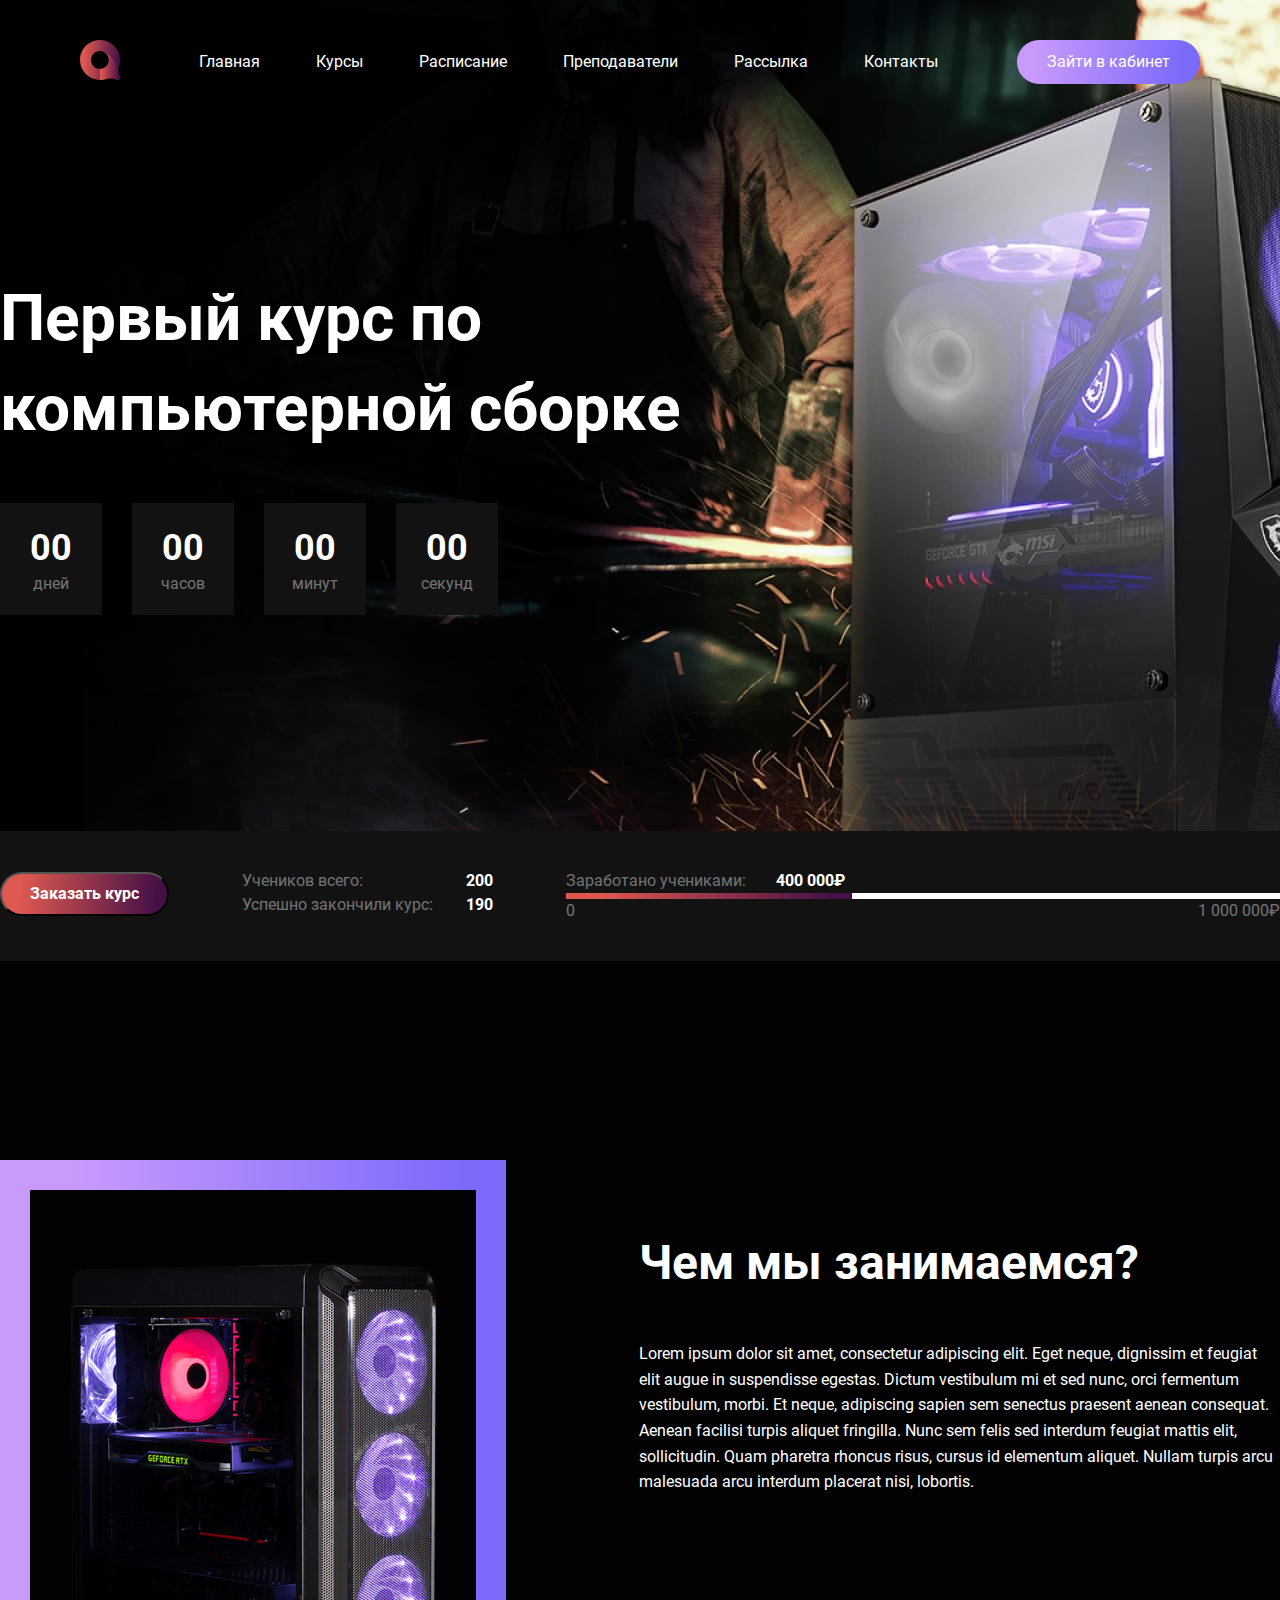
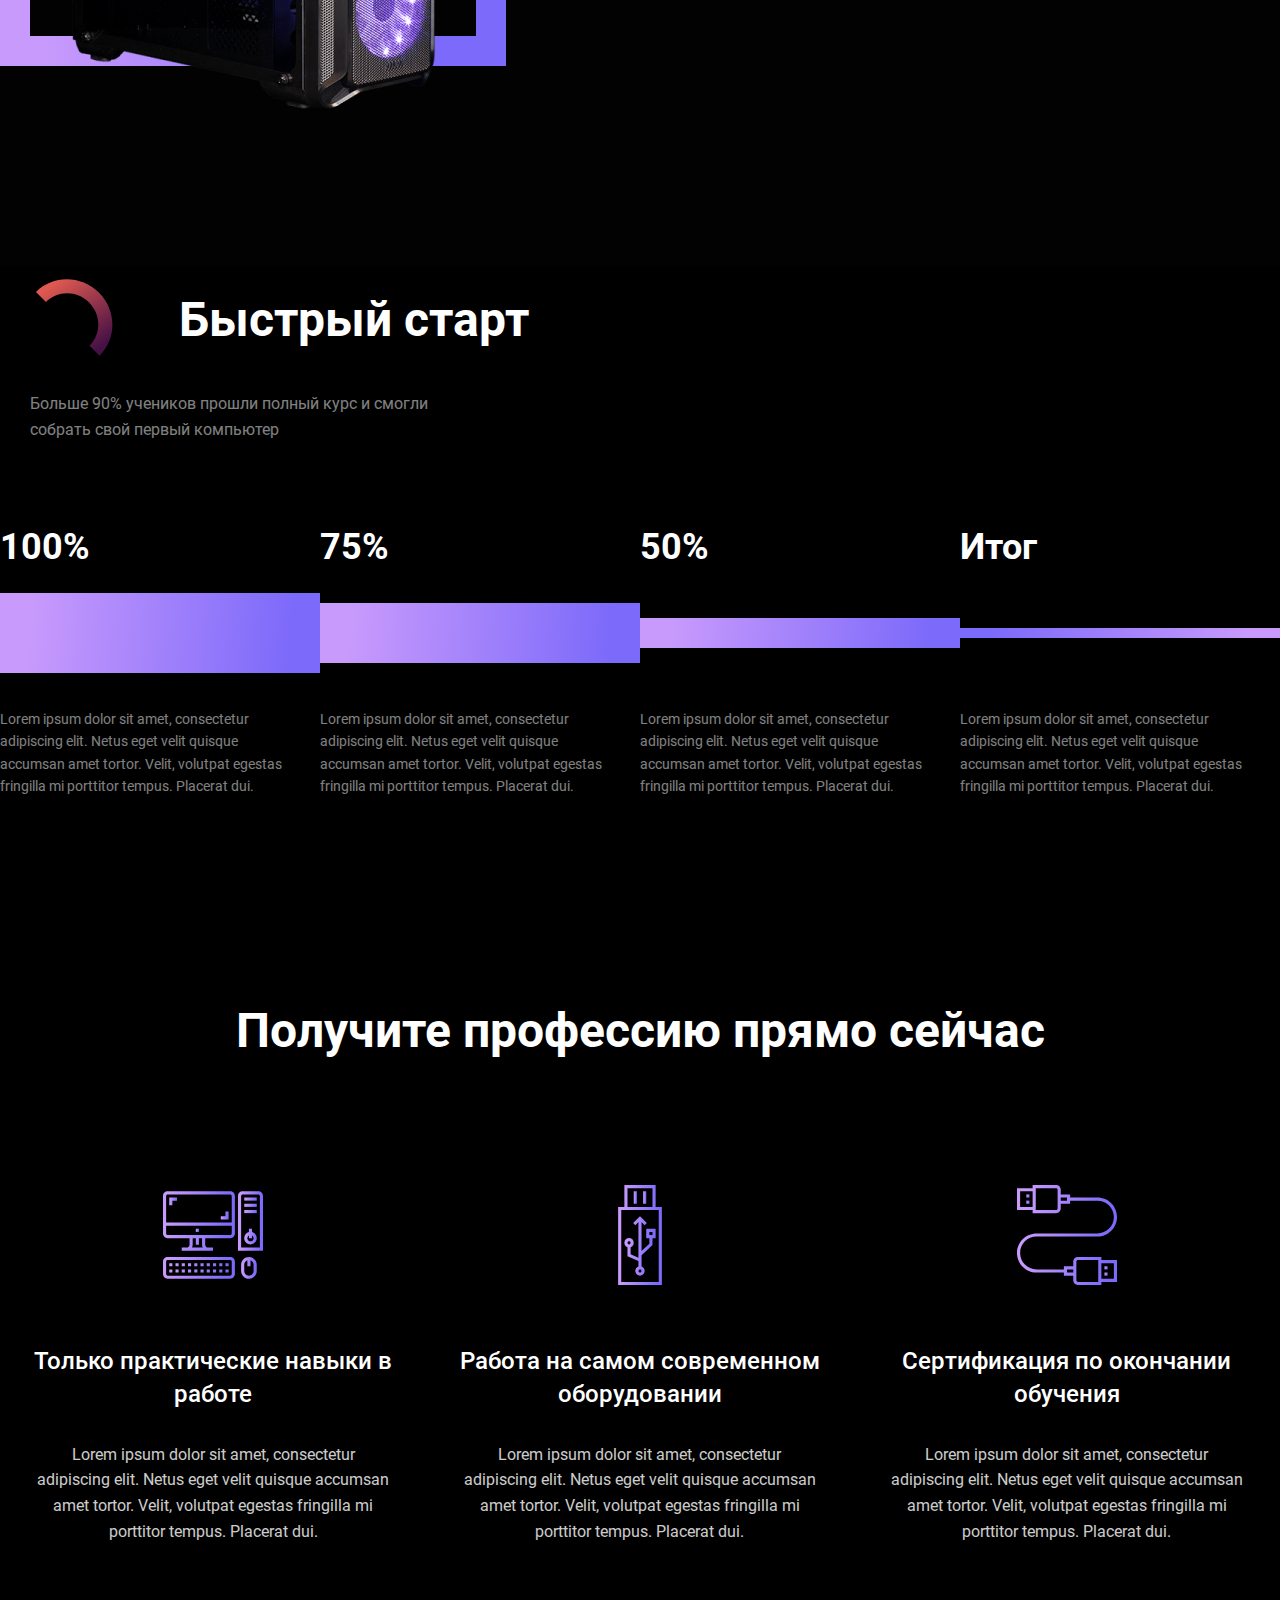
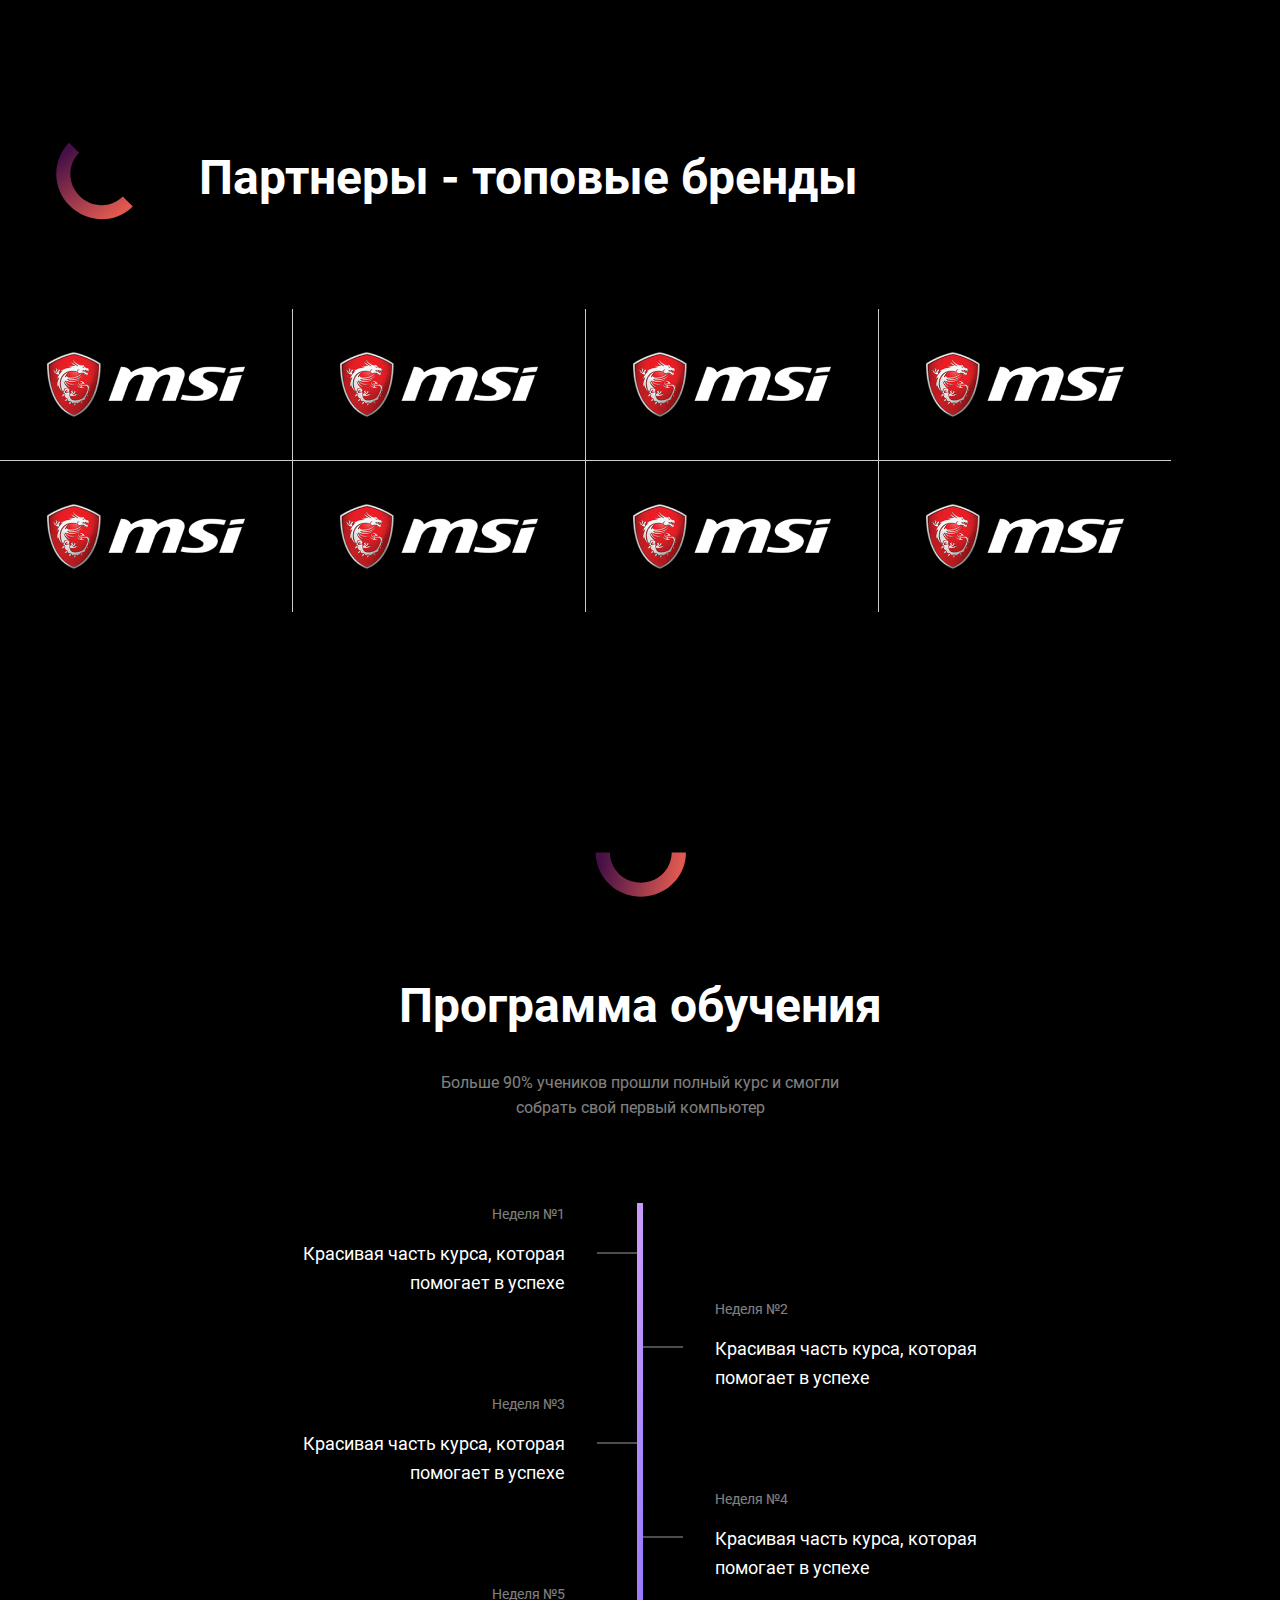
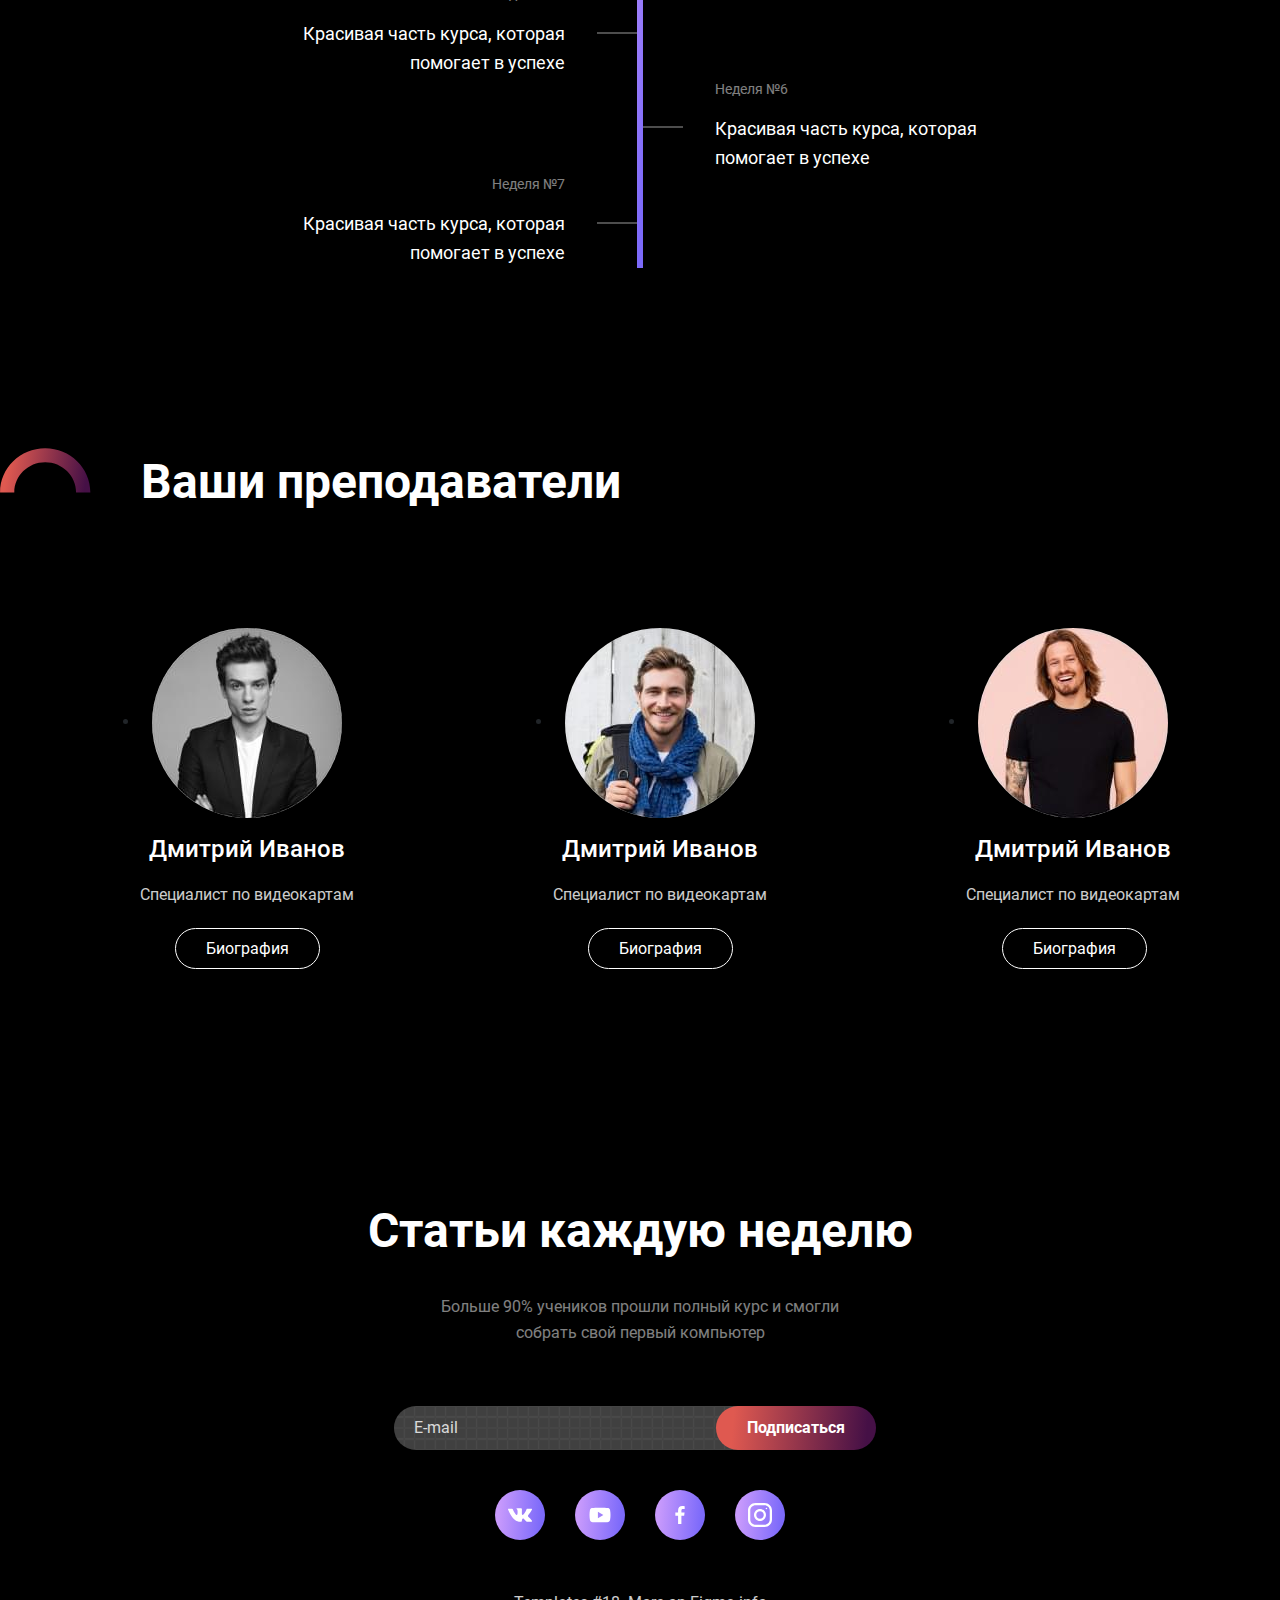
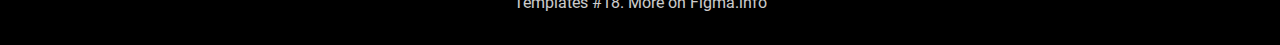
<file: pc_courses/index.html>
<!DOCTYPE html><html lang="ru"><head><meta charset="UTF-8"><meta http-equiv="X-UA-Compatible" content="IE=edge"><meta name="viewport" content="width=device-width,initial-scale=1"><title>PC courses</title><meta name="title" content="PC-courses"><!-- Favicon  --><link rel="apple-touch-icon" sizes="57x57" href="icons/favicon/apple-icon-57x57.png"><link rel="apple-touch-icon" sizes="60x60" href="icons/favicon/apple-icon-60x60.png"><link rel="apple-touch-icon" sizes="72x72" href="icons/favicon/apple-icon-72x72.png"><link rel="apple-touch-icon" sizes="76x76" href="icons/favicon/apple-icon-76x76.png"><link rel="apple-touch-icon" sizes="114x114" href="icons/favicon/apple-icon-114x114.png"><link rel="apple-touch-icon" sizes="120x120" href="icons/favicon/apple-icon-120x120.png"><link rel="apple-touch-icon" sizes="144x144" href="icons/favicon/apple-icon-144x144.png"><link rel="apple-touch-icon" sizes="152x152" href="icons/favicon/apple-icon-152x152.png"><link rel="apple-touch-icon" sizes="180x180" href="icons/favicon/apple-icon-180x180.png"><link rel="icon" type="image/png" sizes="192x192" href="icons/favicon/android-icon-192x192.png"><link rel="icon" type="image/png" sizes="32x32" href="icons/favicon/favicon-32x32.png"><link rel="icon" type="image/png" sizes="96x96" href="icons/favicon/favicon-96x96.png"><link rel="icon" type="image/png" sizes="16x16" href="icons/favicon/favicon-16x16.png"><link rel="manifest" href="icons/favicon//manifest.json"><meta name="msapplication-TileColor" content="#ffffff"><meta name="msapplication-TileImage" content="icons/favicon//ms-icon-144x144.png"><meta name="theme-color" content="#ffffff"><link rel="stylesheet" href="css/style.min.css"></head><body><header class="header"><div class="header__logo"><img src="icons/Group.svg" alt="group"></div><nav class="header__nav"><ul class="header__menu"><li class="header__menu_item"><a href="#">Главная</a></li><li class="header__menu_item"><a href="#">Курсы</a></li><li class="header__menu_item"><a href="#">Расписание</a></li><li class="header__menu_item"><a href="#">Преподаватели</a></li><li class="header__menu_item"><a href="#">Рассылка</a></li><li class="header__menu_item"><a href="#">Контакты</a></li></ul><div class="hamburger"><span></span> <span></span> <span></span></div></nav><button class="header__btn">Зайти в кабинет</button></header><section class="promo"><div class="container"><h1 class="promo__title">Первый курс по компьютерной сборке</h1><div class="timer"><div class="timer__items"><div class="timer__item timer__days">00</div><div class="timer__item timer__hours">00</div><div class="timer__item timer__minutes">00</div><div class="timer__item timer__seconds">00</div></div></div></div><div class="feedback"><div class="container"><div class="feedback__block"><button class="feedback__btn btn">Заказать курс</button><ul class="feedback__items"><li class="feedback__item"><div class="feedback__text">Учеников всего:</div><div class="feedback__text">Успешно закончили курс:</div></li><li class="feedback__item"><div class="feedback__num">200</div><div class="feedback__num">190</div></li></ul><div class="feedback__chart"><div class="feedback__sum"><div class="feedback__text">Заработано учениками:</div><div class="feedback__num">400 000₽</div></div><div class="feedback__line"><span></span></div><div class="feedback__money"><div class="feedback__text">0</div><div class="feedback__text">1 000 000₽</div></div></div></div></div></div></section><section class="about"><div class="container"><div class="about__block"><div class="about__image"><img src="img/pc.png" alt="pc"></div><div class="about__info"><h2 class="subtitle">Чем мы занимаемся?</h2><p>Lorem ipsum dolor sit amet, consectetur adipiscing elit. Eget neque, dignissim et feugiat elit augue in suspendisse egestas. Dictum vestibulum mi et sed nunc, orci fermentum vestibulum, morbi. Et neque, adipiscing sapien sem senectus praesent aenean consequat. Aenean facilisi turpis aliquet fringilla. Nunc sem felis sed interdum feugiat mattis elit, sollicitudin. Quam pharetra rhoncus risus, cursus id elementum aliquet. Nullam turpis arcu malesuada arcu interdum placerat nisi, lobortis.</p></div></div></div></section><section class="start"><div class="container"><div class="start__block"><div class="start__heading"><div class="start__logo"><img class="start__logo_act" src="icons/Ellipse.svg" alt="Ellipse"> <img class="start__logo_hov" src="icons/Ellipse_(Stroke).svg" alt="Ellipse"></div><h2 class="subtitle start__subtitle">Быстрый старт</h2></div><div class="start__par">Больше 90% учеников прошли полный курс и смогли собрать свой первый компьютер</div><div class="start__wrapper"><div class="start__list"><div class="start__percent">100%</div><div class="start__rectangle-wrap"><div class="start__rectangle start__rectangle-100"></div></div><div class="start__text">Lorem ipsum dolor sit amet, consectetur adipiscing elit. Netus eget velit quisque accumsan amet tortor. Velit, volutpat egestas fringilla mi porttitor tempus. Placerat dui.</div></div><div class="start__list"><div class="start__percent">75%</div><div class="start__rectangle-wrap"><div class="start__rectangle start__rectangle-75"></div></div><div class="start__text">Lorem ipsum dolor sit amet, consectetur adipiscing elit. Netus eget velit quisque accumsan amet tortor. Velit, volutpat egestas fringilla mi porttitor tempus. Placerat dui.</div></div><div class="start__list"><div class="start__percent">50%</div><div class="start__rectangle-wrap"><div class="start__rectangle start__rectangle-50"></div></div><div class="start__text">Lorem ipsum dolor sit amet, consectetur adipiscing elit. Netus eget velit quisque accumsan amet tortor. Velit, volutpat egestas fringilla mi porttitor tempus. Placerat dui.</div></div><div class="start__list"><div class="start__percent">Итог</div><div class="start__rectangle-wrap"><div class="start__rectangle start__rectangle-result"></div></div><div class="start__text">Lorem ipsum dolor sit amet, consectetur adipiscing elit. Netus eget velit quisque accumsan amet tortor. Velit, volutpat egestas fringilla mi porttitor tempus. Placerat dui.</div></div></div></div></div></section><section class="skills"><div class="container"><h2 class="subtitle skills__subtitle">Получите профессию прямо сейчас</h2><div class="skills__items"><div class="skills__list"><img class="skills__img" src="icons/pc.svg" alt="pc"><h3 class="skills__heading">Только практические навыки в работе</h3><p class="skills__text">Lorem ipsum dolor sit amet, consectetur adipiscing elit. Netus eget velit quisque accumsan amet tortor. Velit, volutpat egestas fringilla mi porttitor tempus. Placerat dui.</p></div><div class="skills__list"><img class="skills__img" src="icons/flash.svg" alt="flash"><h3 class="skills__heading">Работа на самом современном оборудовании</h3><p class="skills__text">Lorem ipsum dolor sit amet, consectetur adipiscing elit. Netus eget velit quisque accumsan amet tortor. Velit, volutpat egestas fringilla mi porttitor tempus. Placerat dui.</p></div><div class="skills__list"><img class="skills__img" src="icons/cable.svg" alt="cable"><h3 class="skills__heading">Сертификация по окончании обучения</h3><p class="skills__text">Lorem ipsum dolor sit amet, consectetur adipiscing elit. Netus eget velit quisque accumsan amet tortor. Velit, volutpat egestas fringilla mi porttitor tempus. Placerat dui.</p></div></div></div></section><section class="brand"><div class="container"><div class="brand__block"><div class="brand__heading"><div class="brand__logo"><img class="brand__logo_act" src="icons/Ellipse.svg" alt="Ellipse"> <img class="brand__logo_hov" src="icons/Ellipse_(Stroke).svg" alt="Ellipse"></div><h2 class="subtitle brand__subtitle">Партнеры - топовые бренды</h2></div><div class="test"><ul class="brand__items"><li class="brand__list"><img src="img/logo_msi.png" alt="msi"></li><li class="brand__list"><img src="img/logo_msi.png" alt="msi"></li><li class="brand__list"><img src="img/logo_msi.png" alt="msi"></li><li class="brand__list"><img src="img/logo_msi.png" alt="msi"></li><li class="brand__list"><img src="img/logo_msi.png" alt="msi"></li><li class="brand__list"><img src="img/logo_msi.png" alt="msi"></li><li class="brand__list"><img src="img/logo_msi.png" alt="msi"></li><li class="brand__list"><img src="img/logo_msi.png" alt="msi"></li></ul></div></div></div></section><section class="schedule"><div class="container"><div class="schedule__block"><div class="schedule__logo"><img class="schedule__logo_act" src="icons/Ellipse.svg" alt="Ellipse"> <img class="schedule__logo_hov" src="icons/Ellipse_(Stroke).svg" alt="Ellipse"></div><h2 class="subtitle schedule__subtitle">Программа обучения</h2><p class="schedule__desc">Больше 90% учеников прошли полный курс и смогли собрать свой первый компьютер</p><ul class="schedule__tree"><li class="schedule__list"><div class="schedule__excerpt">Неделя №1</div><div class="schedule__text">Красивая часть курса, которая помогает в успехе</div></li><li class="schedule__emply"></li><li class="schedule__emply"></li><li class="schedule__list"><div class="schedule__excerpt">Неделя №2</div><div class="schedule__text">Красивая часть курса, которая помогает в успехе</div></li><li class="schedule__list"><div class="schedule__excerpt">Неделя №3</div><div class="schedule__text">Красивая часть курса, которая помогает в успехе</div></li><li class="schedule__emply"></li><li class="schedule__emply"></li><li class="schedule__list"><div class="schedule__excerpt">Неделя №4</div><div class="schedule__text">Красивая часть курса, которая помогает в успехе</div></li><li class="schedule__list"><div class="schedule__excerpt">Неделя №5</div><div class="schedule__text">Красивая часть курса, которая помогает в успехе</div></li><li class="schedule__emply"></li><li class="schedule__emply"></li><li class="schedule__list"><div class="schedule__excerpt">Неделя №6</div><div class="schedule__text">Красивая часть курса, которая помогает в успехе</div></li><li class="schedule__list"><div class="schedule__excerpt">Неделя №7</div><div class="schedule__text">Красивая часть курса, которая помогает в успехе</div></li><li class="schedule__emply"></li></ul></div></div></section><section class="teachers"><div class="container"><div class="teachers__block"><div class="teachers__heading"><div class="teachers__logo"><img class="teachers__logo_act" src="icons/Ellipse.svg" alt="Ellipse"> <img class="teachers__logo_hov" src="icons/Ellipse_(Stroke).svg" alt="Ellipse"></div><h2 class="subtitle teachers__subtitle">Ваши преподаватели</h2></div><ul class="teachers__list"><li class="teachers__item"><div class="teachers__image"><img src="img/photo_1.jpg" alt="Photo"></div><div class="teachers__name">Дмитрий Иванов</div><div class="teachers__speciality">Специалист по видеокартам</div><div class="teachers__btn"><a href="#">Биография</a></div></li><li class="teachers__item"><div class="teachers__image"><img src="img/photo_2.jpg" alt="Photo"></div><div class="teachers__name">Дмитрий Иванов</div><div class="teachers__speciality">Специалист по видеокартам</div><div class="teachers__btn"><a href="#">Биография</a></div></li><li class="teachers__item"><div class="teachers__image"><img src="img/photo_3.jpg" alt="Photo"></div><div class="teachers__name">Дмитрий Иванов</div><div class="teachers__speciality">Специалист по видеокартам</div><div class="teachers__btn"><a href="#">Биография</a></div></li></ul></div></div></section><footer class="footer"><div class="container"><div class="footer__subtitle subtitle">Статьи каждую неделю</div><div class="footer__text">Больше 90% учеников прошли полный курс и смогли собрать свой первый компьютер</div><form action="#"><input required name="email" id="email" type="email" placeholder="E-mail"> <button>Подписаться</button></form><ul class="footer__social"><li class="footer__item"><div class="footer__icon"><a href="#"><img src="icons/vk.svg" alt="vk"></a></div></li><li class="footer__item"><div class="footer__icon"><a href="#"><img src="icons/youtube.svg" alt="youtube"></a></div></li><li class="footer__item"><div class="footer__icon"><a href="#"><img src="icons/facebook.svg" alt="facebook"></a></div></li><li class="footer__item"><div class="footer__icon"><a href="#"><img src="icons/instagram.svg" alt="instagram"></a></div></li></ul><div class="footer__figma">Templates #18. More on Figma.info</div></div></footer><script src="js/script.js"></script></body></html>
</file>
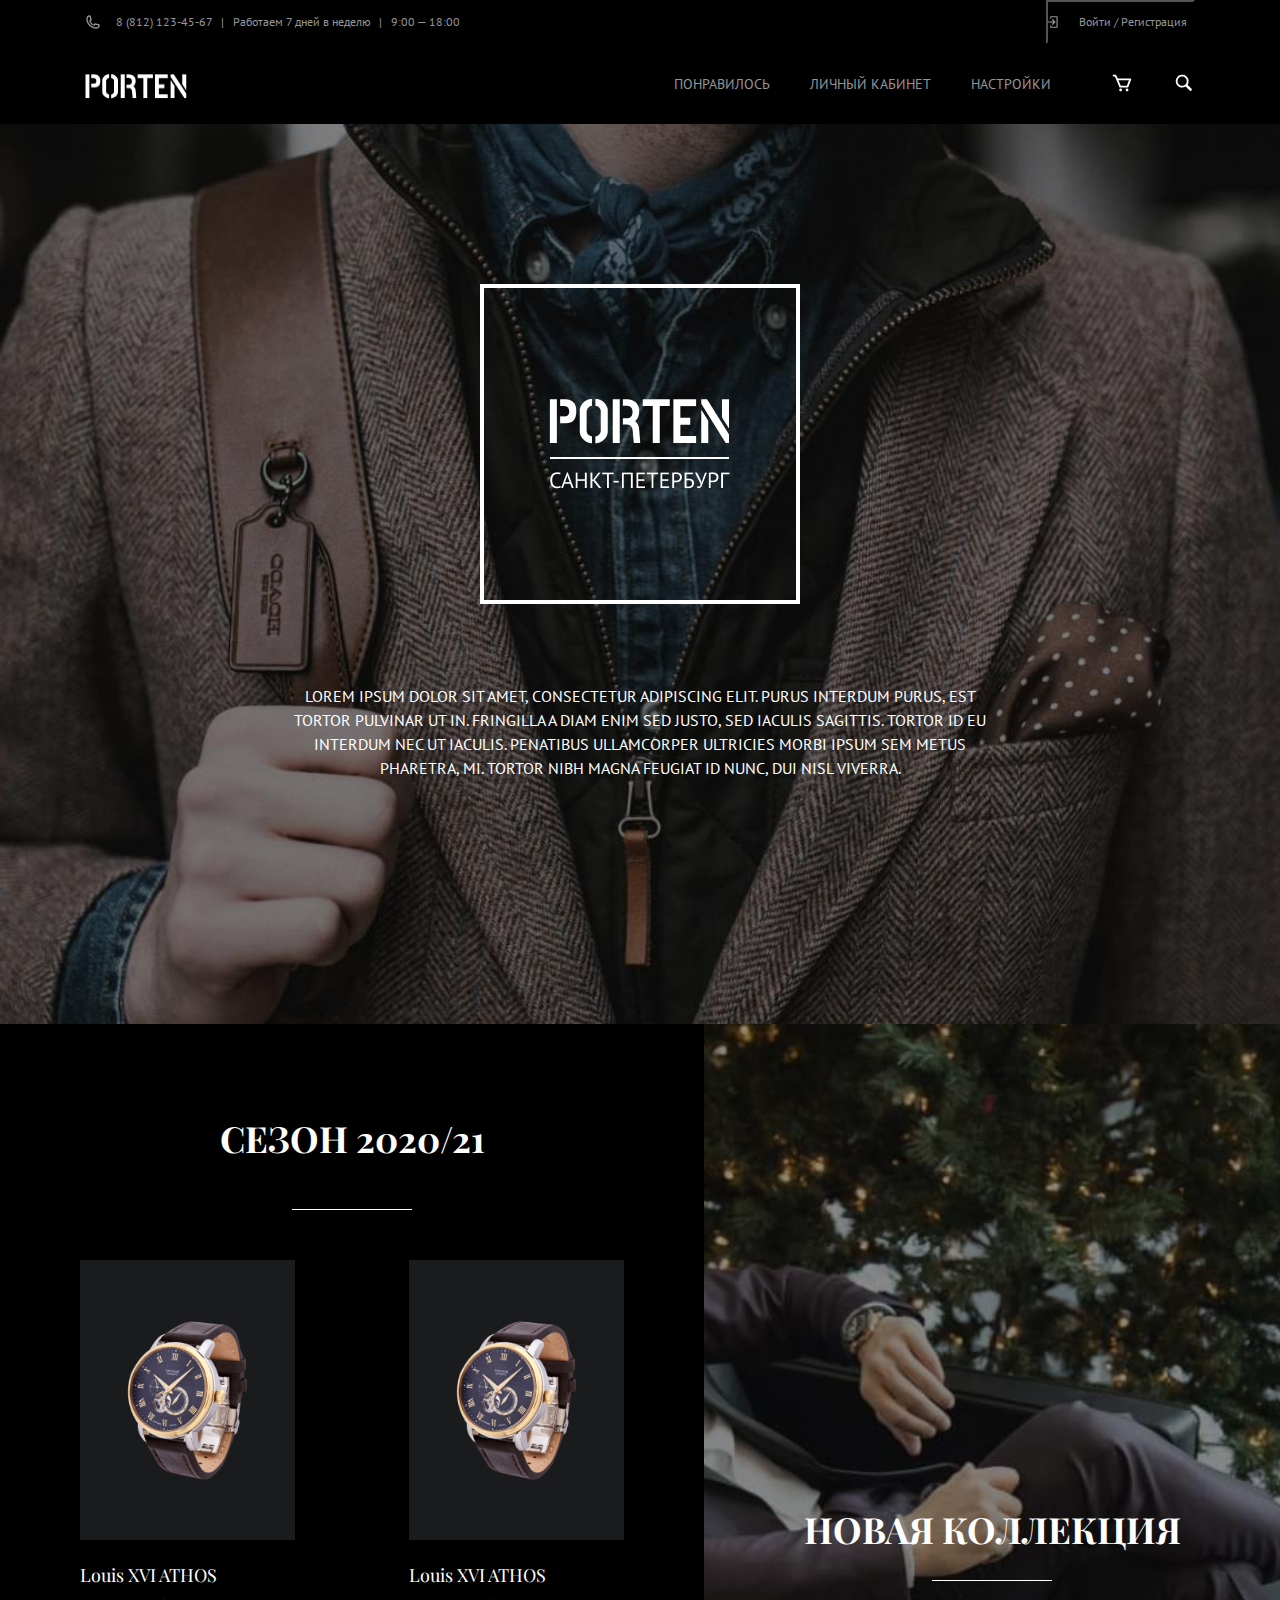
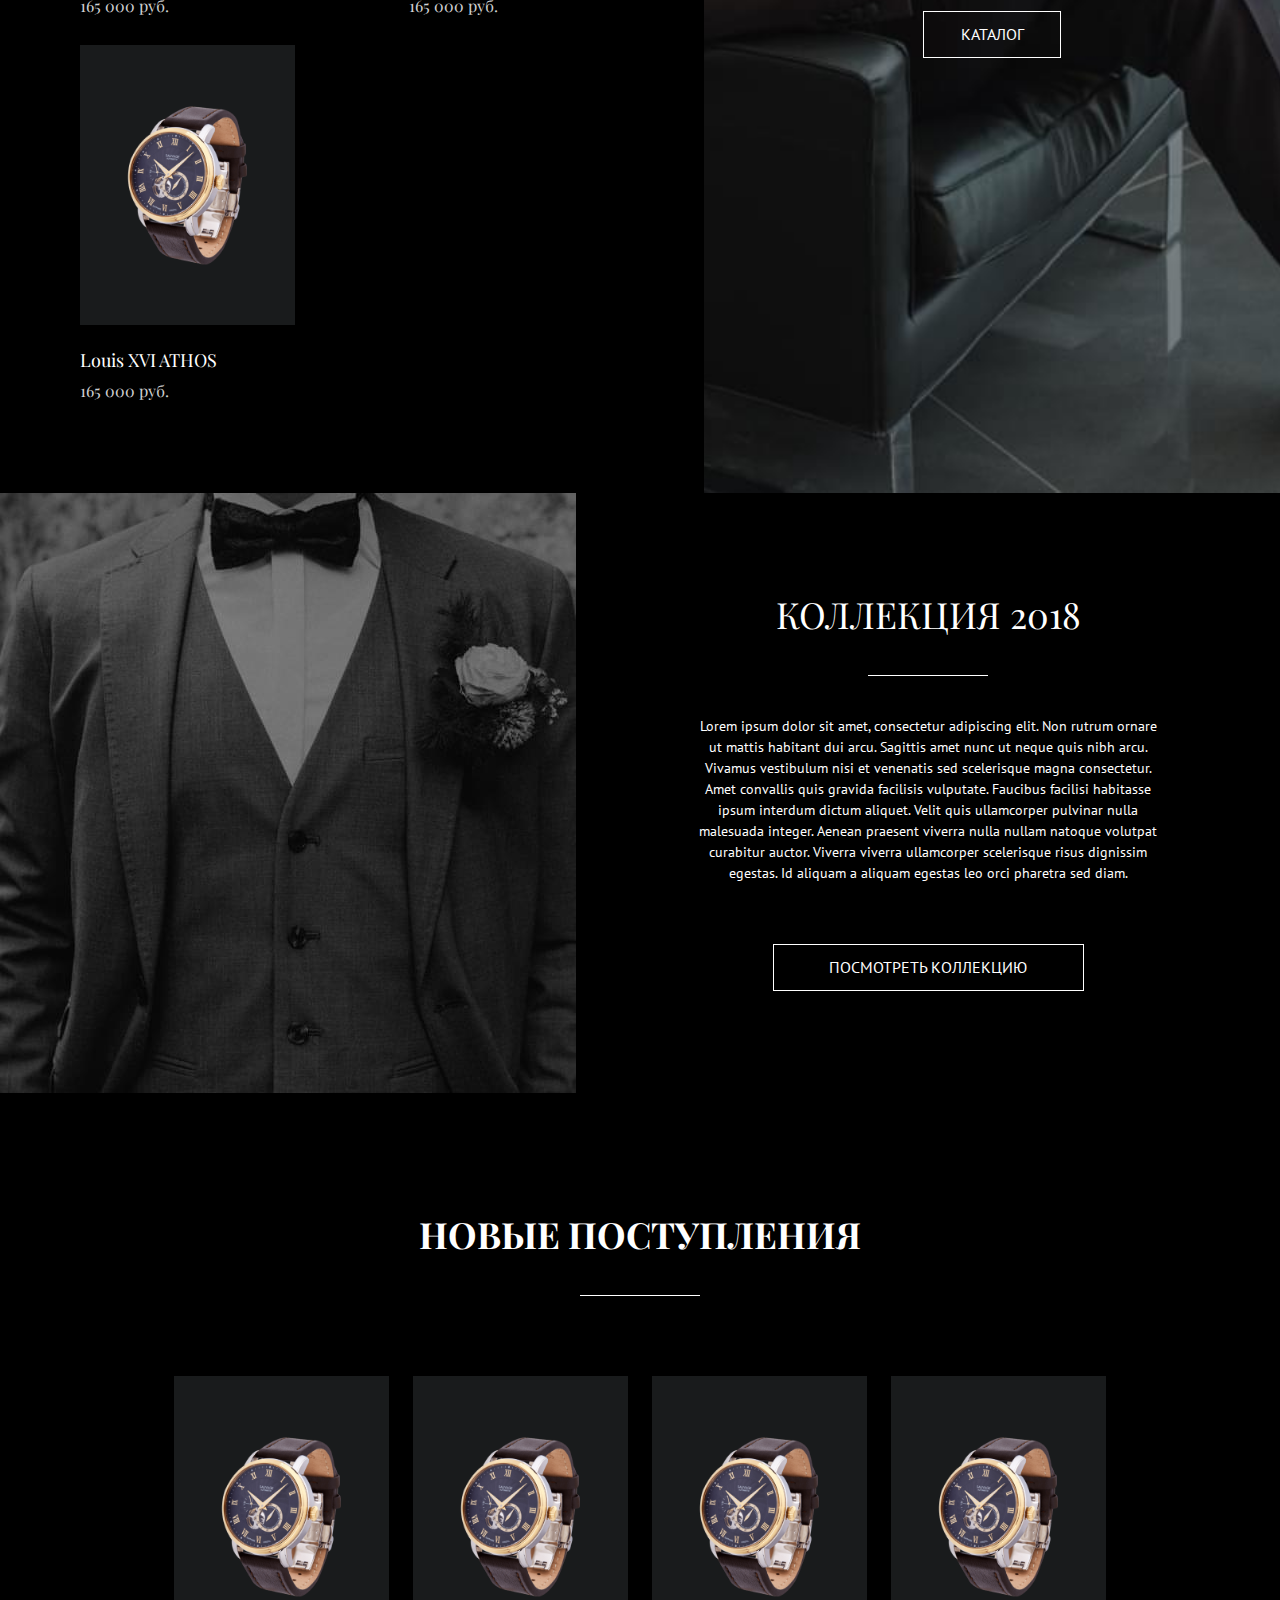
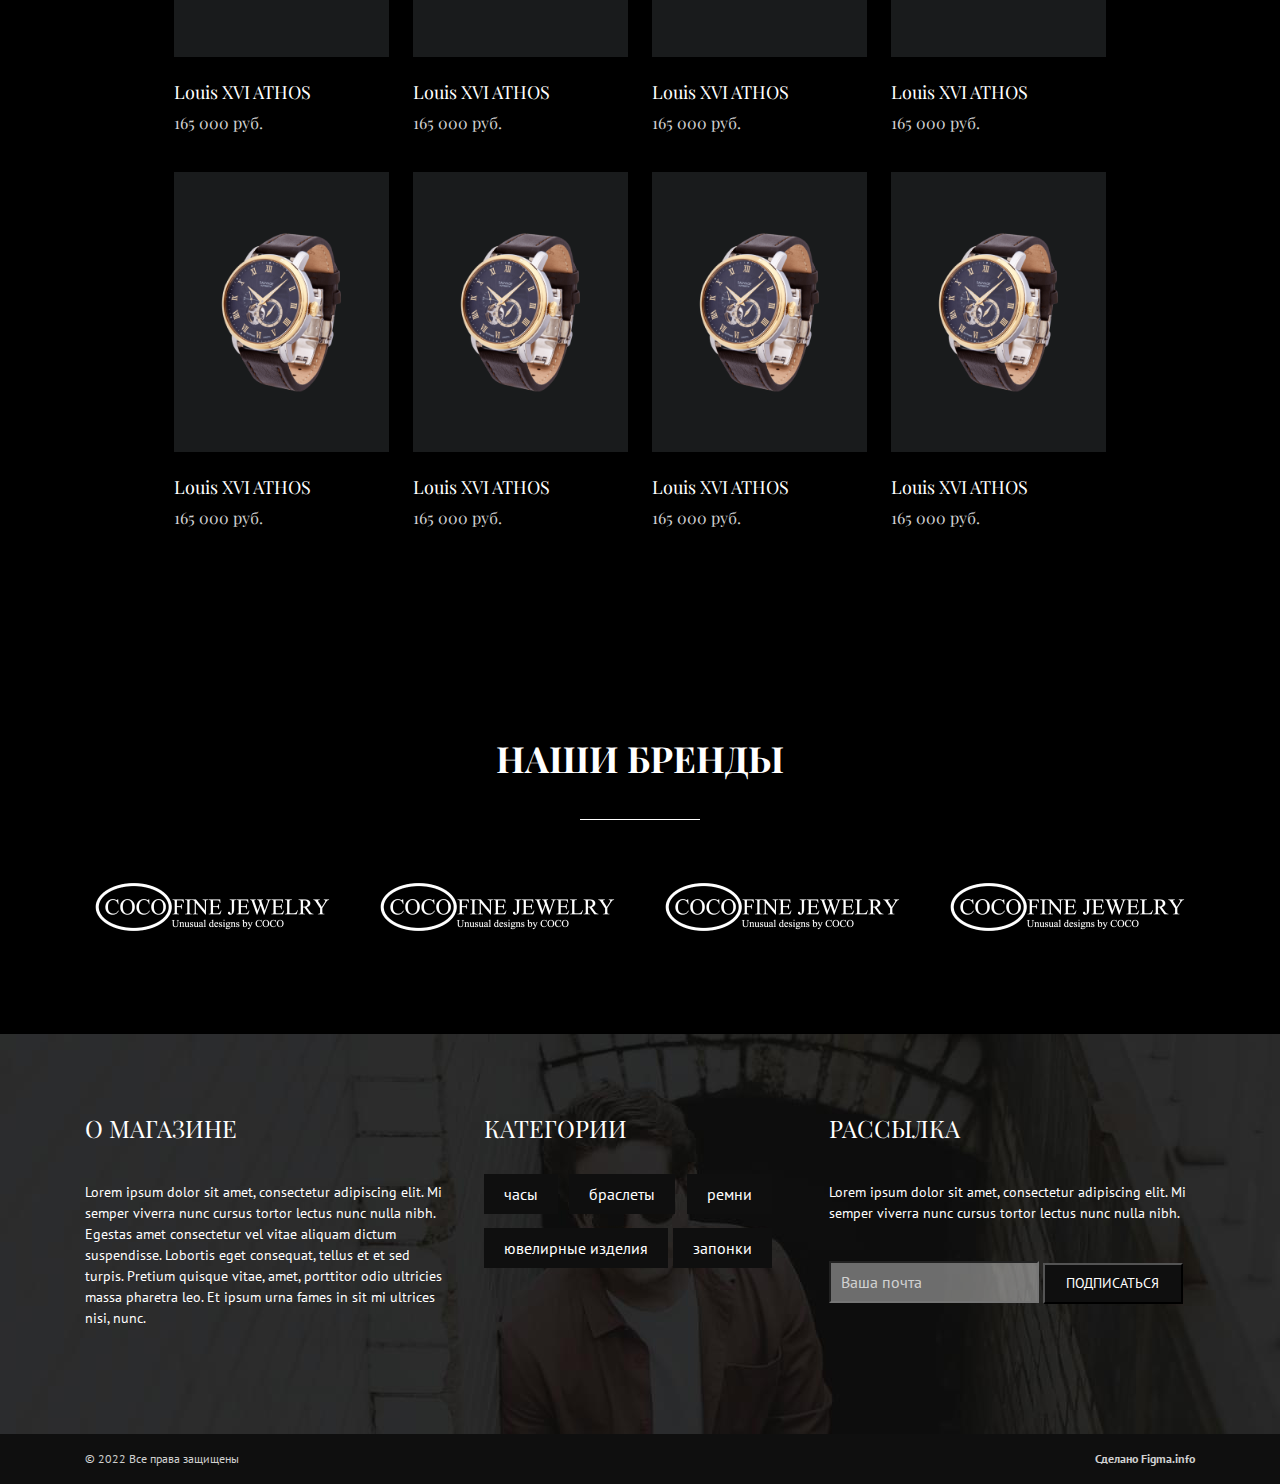
<file: porten/index.html>
<!DOCTYPE html><html lang="ru"><head><meta charset="UTF-8"><meta http-equiv="X-UA-Compatible" content="IE=edge"><meta name="viewport" content="width=device-width,initial-scale=1"><title>Porten</title><meta name="title" content="Porten"><!-- Favicon  --><link rel="apple-touch-icon" sizes="57x57" href="icons/favicon/apple-icon-57x57.png"><link rel="apple-touch-icon" sizes="60x60" href="icons/favicon/apple-icon-60x60.png"><link rel="apple-touch-icon" sizes="72x72" href="icons/favicon/apple-icon-72x72.png"><link rel="apple-touch-icon" sizes="76x76" href="icons/favicon/apple-icon-76x76.png"><link rel="apple-touch-icon" sizes="114x114" href="icons/favicon/apple-icon-114x114.png"><link rel="apple-touch-icon" sizes="120x120" href="icons/favicon/apple-icon-120x120.png"><link rel="apple-touch-icon" sizes="144x144" href="icons/favicon/apple-icon-144x144.png"><link rel="apple-touch-icon" sizes="152x152" href="icons/favicon/apple-icon-152x152.png"><link rel="apple-touch-icon" sizes="180x180" href="icons/favicon/apple-icon-180x180.png"><link rel="icon" type="image/png" sizes="192x192" href="icons/favicon/android-icon-192x192.png"><link rel="icon" type="image/png" sizes="32x32" href="icons/favicon/favicon-32x32.png"><link rel="icon" type="image/png" sizes="96x96" href="icons/favicon/favicon-96x96.png"><link rel="icon" type="image/png" sizes="16x16" href="icons/favicon/favicon-16x16.png"><link rel="manifest" href="icons/favicon//manifest.json"><meta name="msapplication-TileColor" content="#ffffff"><meta name="msapplication-TileImage" content="icons/favicon//ms-icon-144x144.png"><meta name="theme-color" content="#ffffff"><link rel="stylesheet" href="css/style.min.css"></head><body><header class="header"><div class="container"><div class="header__block"><div class="header__contacts"><div class="header__text_phone"><a href="tel:88121234567">8 (812) 123-45-67</a></div><div class="header__text">Работаем 7 дней в неделю</div><div class="header__text">9:00 — 18:00</div></div><div class="header__login"><button>Войти / Регистрация</button></div></div><div class="header__descr"><div class="header__logo"><img src="icons/PORTEN.png" alt="Porten"></div><ul class="header__list"><li class="header__item"><a href="#">Понравилось</a></li><li class="header__item"><a href="#">личный кабинет</a></li><li class="header__item"><a href="#">настройки</a></li><li class="header__icon header__icon_left"><a href="#"><img src="icons/cart.svg" alt="cart"></a></li><li class="header__icon header__icon_right"><a href="#"><img src="icons/search.svg" alt="search"></a></li><li class="header__item_active header__item_active_left"><div>Работаем 7 дней в неделю</div></li><li class="header__item_active header__item_active_right"><div>9:00 — 18:00</div></li></ul><div class="hamburger"><span></span> <span></span> <span></span></div></div></div></header><section class="promo"><div class="container"><div class="promo__image"><img class="promo__logo" src="img/logo.png" alt="logo"></div><div class="promo__text">Lorem ipsum dolor sit amet, consectetur adipiscing elit. Purus interdum purus, est tortor pulvinar ut in. Fringilla a diam enim sed justo, sed iaculis sagittis. Tortor id eu interdum nec ut iaculis. Penatibus ullamcorper ultricies morbi ipsum sem metus pharetra, mi. Tortor nibh magna feugiat id nunc, dui nisl viverra.</div></div></section><section class="about"><div class="about__new"><div class="about__season"><h2 class="title">СЕЗОН 2020/21</h2><div class="divider"></div><ul class="about__catalog"><li><div class="about__watch"><img src="img/watch.png" alt="watch"></div><div class="subtitle">Louis XVI ATHOS</div><div class="about__price">165 000 руб.</div></li><li><div class="about__watch"><img src="img/watch.png" alt="watch"></div><div class="subtitle">Louis XVI ATHOS</div><div class="about__price">165 000 руб.</div></li><li><div class="about__watch"><img src="img/watch.png" alt="watch"></div><div class="subtitle">Louis XVI ATHOS</div><div class="about__price">165 000 руб.</div></li></ul></div><div class="about__collection"><h2 class="title">Новая коллекция</h2><div class="divider"></div><div class="btn about__btn"><a href="#">Каталог</a></div></div></div><div class="about__content"><div class="about__image"></div><div class="about__posters"><h2 class="title about__title">коллекция 2018</h2><div class="divider"></div><div class="about__text">Lorem ipsum dolor sit amet, consectetur adipiscing elit. Non rutrum ornare ut mattis habitant dui arcu. Sagittis amet nunc ut neque quis nibh arcu. Vivamus vestibulum nisi et venenatis sed scelerisque magna consectetur. Amet convallis quis gravida facilisis vulputate. Faucibus facilisi habitasse ipsum interdum dictum aliquet. Velit quis ullamcorper pulvinar nulla malesuada integer. Aenean praesent viverra nulla nullam natoque volutpat curabitur auctor. Viverra viverra ullamcorper scelerisque risus dignissim egestas. Id aliquam a aliquam egestas leo orci pharetra sed diam.</div><div class="btn about__btn_big"><a href="#">посмотреть коллекцию</a></div></div></div></section><section class="product"><div class="container"><h2 class="title">новые поступления</h2><div class="divider"></div><ul class="product__items"><li class="product__item"><div class="product__watch"><img src="img/watch.png" alt="watch"></div><div class="subtitle">Louis XVI ATHOS</div><div class="product__price">165 000 руб.</div></li><li class="product__item"><div class="product__watch"><img src="img/watch.png" alt="watch"></div><div class="subtitle">Louis XVI ATHOS</div><div class="product__price">165 000 руб.</div></li><li class="product__item"><div class="product__watch"><img src="img/watch.png" alt="watch"></div><div class="subtitle">Louis XVI ATHOS</div><div class="product__price">165 000 руб.</div></li><li class="product__item"><div class="product__watch"><img src="img/watch.png" alt="watch"></div><div class="subtitle">Louis XVI ATHOS</div><div class="product__price">165 000 руб.</div></li><li class="product__item"><div class="product__watch"><img src="img/watch.png" alt="watch"></div><div class="subtitle">Louis XVI ATHOS</div><div class="product__price">165 000 руб.</div></li><li class="product__item"><div class="product__watch"><img src="img/watch.png" alt="watch"></div><div class="subtitle">Louis XVI ATHOS</div><div class="product__price">165 000 руб.</div></li><li class="product__item"><div class="product__watch"><img src="img/watch.png" alt="watch"></div><div class="subtitle">Louis XVI ATHOS</div><div class="product__price">165 000 руб.</div></li><li class="product__item"><div class="product__watch"><img src="img/watch.png" alt="watch"></div><div class="subtitle">Louis XVI ATHOS</div><div class="product__price">165 000 руб.</div></li></ul></div></section><section class="brand"><div class="contaiter"><h2 class="title">наши бренды</h2><div class="divider"></div><div class="brand__icons"><div class="brand__icon"><img src="img/brand.png" alt="brand"></div><div class="brand__icon"><img src="img/brand.png" alt="brand"></div><div class="brand__icon"><img src="img/brand.png" alt="brand"></div><div class="brand__icon"><img src="img/brand.png" alt="brand"></div></div></div></section><footer class="footer"><div class="container"><div class="footer__block"><div class="footer__info"><h3 class="footer__subtitle">О магазине</h3><div class="footer__text">Lorem ipsum dolor sit amet, consectetur adipiscing elit. Mi semper viverra nunc cursus tortor lectus nunc nulla nibh. Egestas amet consectetur vel vitae aliquam dictum suspendisse. Lobortis eget consequat, tellus et et sed turpis. Pretium quisque vitae, amet, porttitor odio ultricies massa pharetra leo. Et ipsum urna fames in sit mi ultrices nisi, nunc.</div></div><div class="footer__categories"><h3 class="footer__subtitle">Категории</h3><ul class="footer__items"><li class="footer__item"><a href="#">часы</a></li><li class="footer__item"><a href="#">браслеты</a></li><li class="footer__item"><a href="#">ремни</a></li><li class="footer__item"><a href="#">ювелирные изделия</a></li><li class="footer__item"><a href="#">запонки</a></li></ul></div><div class="footer__sub"><h3 class="footer__subtitle">рассылка</h3><div class="footer__text">Lorem ipsum dolor sit amet, consectetur adipiscing elit. Mi semper viverra nunc cursus tortor lectus nunc nulla nibh.</div><form class="footer__form" action="#"><input required name="email" id="email" type="email" placeholder="Ваша почта"> <button class="footer__btn">Подписаться</button></form></div></div></div></footer><div class="footer__last"><div class="container"><div class="footer__last_text">© 2022 Все права защищены</div><div class="footer__last_figma">Сделано <a href="https://d-e-n.info/">Figma.info</a></div></div></div><script src="js/script.js"></script></body></html>
</file>
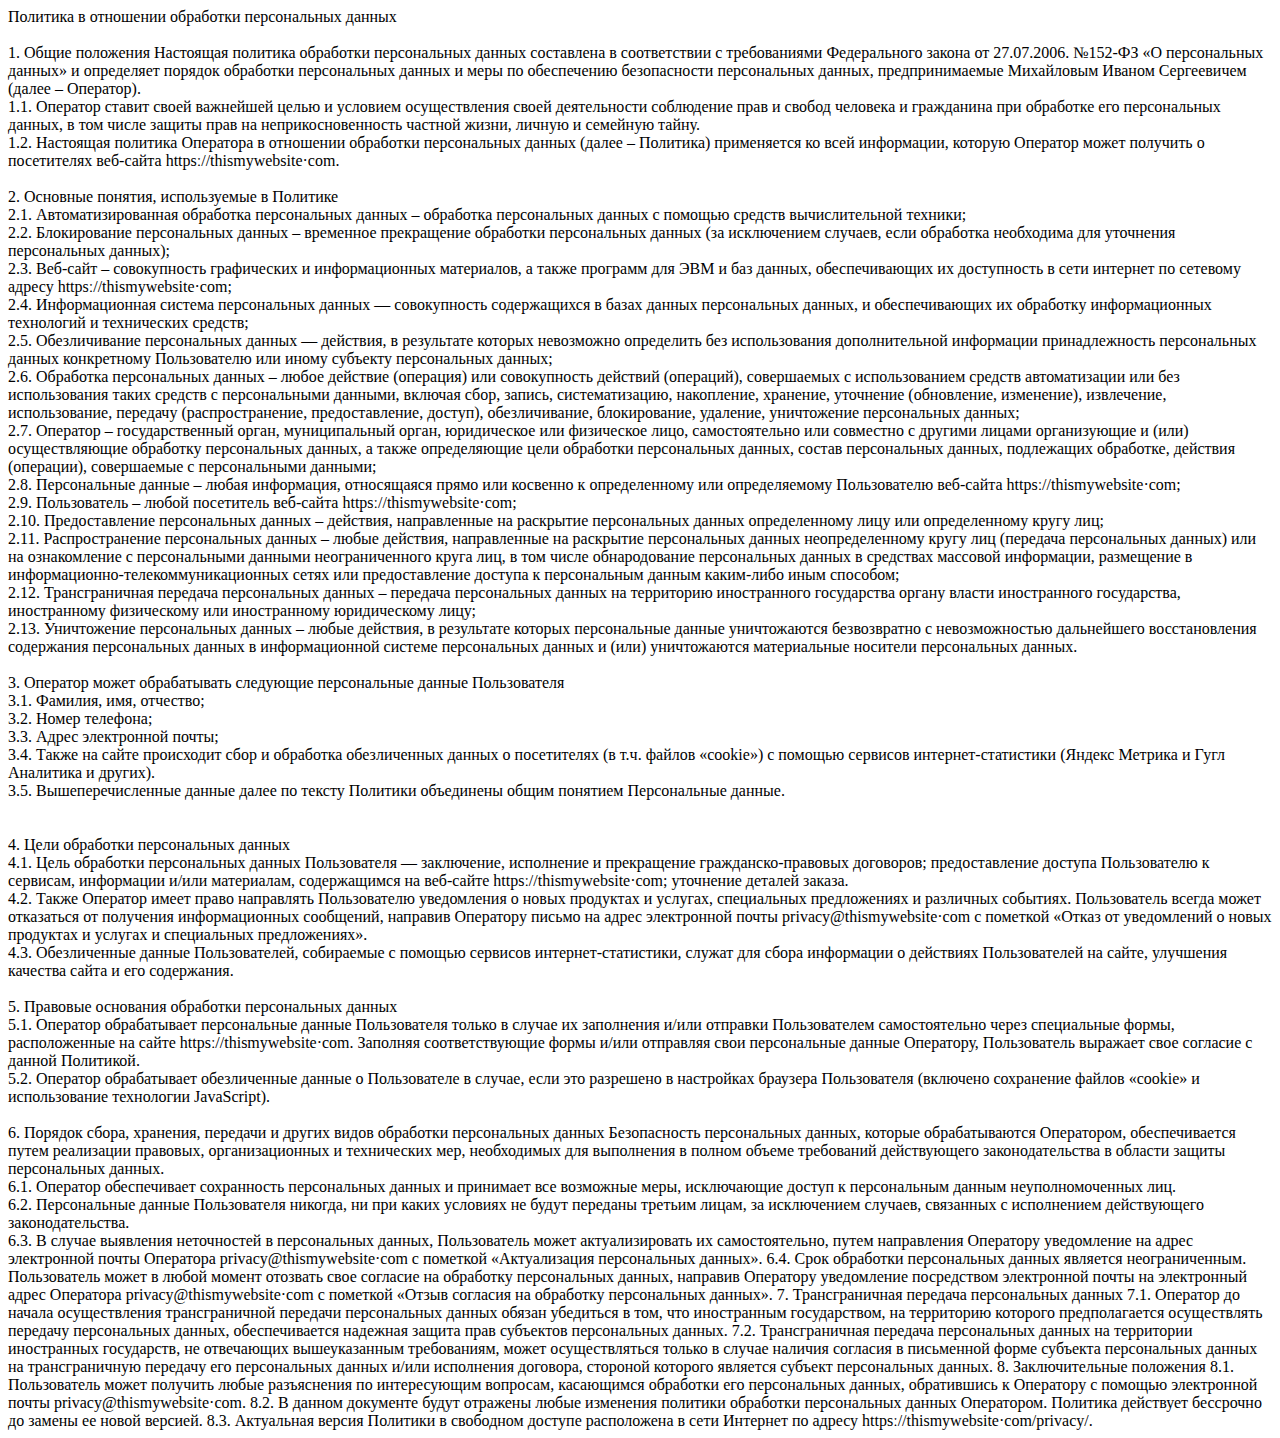
<file: policy.html>
<!DOCTYPE html><html lang="en"><head><meta charset="UTF-8"><meta name="viewport" content="width=device-width,initial-scale=1"><title>Policy</title></head><body>Политика в отношении обработки персональных данных<br><br>1. Общие положения Настоящая политика обработки персональных данных составлена в соответствии с требованиями Федерального закона от 27.07.2006. №152-ФЗ «О персональных данных» и определяет порядок обработки персональных данных и меры по обеспечению безопасности персональных данных, предпринимаемые Михайловым Иваном Сергеевичем (далее – Оператор).<br>1.1. Оператор ставит своей важнейшей целью и условием осуществления своей деятельности соблюдение прав и свобод человека и гражданина при обработке его персональных данных, в том числе защиты прав на неприкосновенность частной жизни, личную и семейную тайну.<br>1.2. Настоящая политика Оператора в отношении обработки персональных данных (далее – Политика) применяется ко всей информации, которую Оператор может получить о посетителях веб-сайта httpsː//thismywebsite·com.<br><br>2. Основные понятия, используемые в Политике<br>2.1. Автоматизированная обработка персональных данных – обработка персональных данных с помощью средств вычислительной техники;<br>2.2. Блокирование персональных данных – временное прекращение обработки персональных данных (за исключением случаев, если обработка необходима для уточнения персональных данных);<br>2.3. Веб-сайт – совокупность графических и информационных материалов, а также программ для ЭВМ и баз данных, обеспечивающих их доступность в сети интернет по сетевому адресу httpsː//thismywebsite·com;<br>2.4. Информационная система персональных данных — совокупность содержащихся в базах данных персональных данных, и обеспечивающих их обработку информационных технологий и технических средств;<br>2.5. Обезличивание персональных данных — действия, в результате которых невозможно определить без использования дополнительной информации принадлежность персональных данных конкретному Пользователю или иному субъекту персональных данных;<br>2.6. Обработка персональных данных – любое действие (операция) или совокупность действий (операций), совершаемых с использованием средств автоматизации или без использования таких средств с персональными данными, включая сбор, запись, систематизацию, накопление, хранение, уточнение (обновление, изменение), извлечение, использование, передачу (распространение, предоставление, доступ), обезличивание, блокирование, удаление, уничтожение персональных данных;<br>2.7. Оператор – государственный орган, муниципальный орган, юридическое или физическое лицо, самостоятельно или совместно с другими лицами организующие и (или) осуществляющие обработку персональных данных, а также определяющие цели обработки персональных данных, состав персональных данных, подлежащих обработке, действия (операции), совершаемые с персональными данными;<br>2.8. Персональные данные – любая информация, относящаяся прямо или косвенно к определенному или определяемому Пользователю веб-сайта httpsː//thismywebsite·com;<br>2.9. Пользователь – любой посетитель веб-сайта httpsː//thismywebsite·com;<br>2.10. Предоставление персональных данных – действия, направленные на раскрытие персональных данных определенному лицу или определенному кругу лиц;<br>2.11. Распространение персональных данных – любые действия, направленные на раскрытие персональных данных неопределенному кругу лиц (передача персональных данных) или на ознакомление с персональными данными неограниченного круга лиц, в том числе обнародование персональных данных в средствах массовой информации, размещение в информационно-телекоммуникационных сетях или предоставление доступа к персональным данным каким-либо иным способом;<br>2.12. Трансграничная передача персональных данных – передача персональных данных на территорию иностранного государства органу власти иностранного государства, иностранному физическому или иностранному юридическому лицу;<br>2.13. Уничтожение персональных данных – любые действия, в результате которых персональные данные уничтожаются безвозвратно с невозможностью дальнейшего восстановления содержания персональных данных в информационной системе персональных данных и (или) уничтожаются материальные носители персональных данных.<br><br>3. Оператор может обрабатывать следующие персональные данные Пользователя<br>3.1. Фамилия, имя, отчество;<br>3.2. Номер телефона;<br>3.3. Адрес электронной почты;<br>3.4. Также на сайте происходит сбор и обработка обезличенных данных о посетителях (в т.ч. файлов «cookie») с помощью сервисов интернет-статистики (Яндекс Метрика и Гугл Аналитика и других).<br>3.5. Вышеперечисленные данные далее по тексту Политики объединены общим понятием Персональные данные.<br><br><br>4. Цели обработки персональных данных<br>4.1. Цель обработки персональных данных Пользователя — заключение, исполнение и прекращение гражданско-правовых договоров; предоставление доступа Пользователю к сервисам, информации и/или материалам, содержащимся на веб-сайте httpsː//thismywebsite·com; уточнение деталей заказа.<br>4.2. Также Оператор имеет право направлять Пользователю уведомления о новых продуктах и услугах, специальных предложениях и различных событиях. Пользователь всегда может отказаться от получения информационных сообщений, направив Оператору письмо на адрес электронной почты privacy@thismywebsite·com с пометкой «Отказ от уведомлений о новых продуктах и услугах и специальных предложениях».<br>4.3. Обезличенные данные Пользователей, собираемые с помощью сервисов интернет-статистики, служат для сбора информации о действиях Пользователей на сайте, улучшения качества сайта и его содержания.<br><br>5. Правовые основания обработки персональных данных<br>5.1. Оператор обрабатывает персональные данные Пользователя только в случае их заполнения и/или отправки Пользователем самостоятельно через специальные формы, расположенные на сайте httpsː//thismywebsite·com. Заполняя соответствующие формы и/или отправляя свои персональные данные Оператору, Пользователь выражает свое согласие с данной Политикой.<br>5.2. Оператор обрабатывает обезличенные данные о Пользователе в случае, если это разрешено в настройках браузера Пользователя (включено сохранение файлов «cookie» и использование технологии JavaScript).<br><br>6. Порядок сбора, хранения, передачи и других видов обработки персональных данных Безопасность персональных данных, которые обрабатываются Оператором, обеспечивается путем реализации правовых, организационных и технических мер, необходимых для выполнения в полном объеме требований действующего законодательства в области защиты персональных данных.<br>6.1. Оператор обеспечивает сохранность персональных данных и принимает все возможные меры, исключающие доступ к персональным данным неуполномоченных лиц.<br>6.2. Персональные данные Пользователя никогда, ни при каких условиях не будут переданы третьим лицам, за исключением случаев, связанных с исполнением действующего законодательства.<br>6.3. В случае выявления неточностей в персональных данных, Пользователь может актуализировать их самостоятельно, путем направления Оператору уведомление на адрес электронной почты Оператора privacy@thismywebsite·com с пометкой «Актуализация персональных данных». 6.4. Срок обработки персональных данных является неограниченным. Пользователь может в любой момент отозвать свое согласие на обработку персональных данных, направив Оператору уведомление посредством электронной почты на электронный адрес Оператора privacy@thismywebsite·com с пометкой «Отзыв согласия на обработку персональных данных». 7. Трансграничная передача персональных данных 7.1. Оператор до начала осуществления трансграничной передачи персональных данных обязан убедиться в том, что иностранным государством, на территорию которого предполагается осуществлять передачу персональных данных, обеспечивается надежная защита прав субъектов персональных данных. 7.2. Трансграничная передача персональных данных на территории иностранных государств, не отвечающих вышеуказанным требованиям, может осуществляться только в случае наличия согласия в письменной форме субъекта персональных данных на трансграничную передачу его персональных данных и/или исполнения договора, стороной которого является субъект персональных данных. 8. Заключительные положения 8.1. Пользователь может получить любые разъяснения по интересующим вопросам, касающимся обработки его персональных данных, обратившись к Оператору с помощью электронной почты privacy@thismywebsite·com. 8.2. В данном документе будут отражены любые изменения политики обработки персональных данных Оператором. Политика действует бессрочно до замены ее новой версией. 8.3. Актуальная версия Политики в свободном доступе расположена в сети Интернет по адресу httpsː//thismywebsite·com/privacy/.</body></html>
</file>
<file: pc_courses/css/style.min.css>
/*!
 * Bootstrap Reboot v4.3.1 (https://getbootstrap.com/)
 * Copyright 2011-2019 The Bootstrap Authors
 * Copyright 2011-2019 Twitter, Inc.
 * Licensed under MIT (https://github.com/twbs/bootstrap/blob/master/LICENSE)
 * Forked from Normalize.css, licensed MIT (https://github.com/necolas/normalize.css/blob/master/LICENSE.md)
 */*,::after,::before{box-sizing:border-box}html{font-family:sans-serif;line-height:1.15;-webkit-text-size-adjust:100%;-webkit-tap-highlight-color:rgba(0,0,0,0)}article,aside,figcaption,figure,footer,header,hgroup,main,nav,section{display:block}body{margin:0;font-family:-apple-system,BlinkMacSystemFont,"Segoe UI",Roboto,"Helvetica Neue",Arial,"Noto Sans",sans-serif,"Apple Color Emoji","Segoe UI Emoji","Segoe UI Symbol","Noto Color Emoji";font-size:1rem;font-weight:400;line-height:1.5;color:#212529;text-align:left;background-color:#fff}[tabindex="-1"]:focus{outline:0!important}hr{box-sizing:content-box;height:0;overflow:visible}h1,h2,h3,h4,h5,h6{margin-top:0;margin-bottom:.5rem}p{margin-top:0;margin-bottom:1rem}abbr[data-original-title],abbr[title]{text-decoration:underline;-webkit-text-decoration:underline dotted;text-decoration:underline dotted;cursor:help;border-bottom:0;-webkit-text-decoration-skip-ink:none;text-decoration-skip-ink:none}address{margin-bottom:1rem;font-style:normal;line-height:inherit}dl,ol,ul{margin-top:0;margin-bottom:1rem}ol ol,ol ul,ul ol,ul ul{margin-bottom:0}dt{font-weight:700}dd{margin-bottom:.5rem;margin-left:0}blockquote{margin:0 0 1rem}b,strong{font-weight:bolder}small{font-size:80%}sub,sup{position:relative;font-size:75%;line-height:0;vertical-align:baseline}sub{bottom:-.25em}sup{top:-.5em}a{color:#007bff;text-decoration:none;background-color:rgba(0,0,0,0)}a:hover{color:#0056b3;text-decoration:underline}a:not([href]):not([tabindex]){color:inherit;text-decoration:none}a:not([href]):not([tabindex]):focus,a:not([href]):not([tabindex]):hover{color:inherit;text-decoration:none}a:not([href]):not([tabindex]):focus{outline:0}code,kbd,pre,samp{font-family:SFMono-Regular,Menlo,Monaco,Consolas,"Liberation Mono","Courier New",monospace;font-size:1em}pre{margin-top:0;margin-bottom:1rem;overflow:auto}figure{margin:0 0 1rem}img{vertical-align:middle;border-style:none}svg{overflow:hidden;vertical-align:middle}table{border-collapse:collapse}caption{padding-top:.75rem;padding-bottom:.75rem;color:#6c757d;text-align:left;caption-side:bottom}th{text-align:inherit}label{display:inline-block;margin-bottom:.5rem}button{border-radius:0}button:focus{outline:1px dotted;outline:5px auto -webkit-focus-ring-color}button,input,optgroup,select,textarea{margin:0;font-family:inherit;font-size:inherit;line-height:inherit}button,input{overflow:visible}button,select{text-transform:none}select{word-wrap:normal}[type=button],[type=reset],[type=submit],button{-webkit-appearance:button}[type=button]:not(:disabled),[type=reset]:not(:disabled),[type=submit]:not(:disabled),button:not(:disabled){cursor:pointer}[type=button]::-moz-focus-inner,[type=reset]::-moz-focus-inner,[type=submit]::-moz-focus-inner,button::-moz-focus-inner{padding:0;border-style:none}input[type=checkbox],input[type=radio]{box-sizing:border-box;padding:0}input[type=date],input[type=datetime-local],input[type=month],input[type=time]{-webkit-appearance:listbox}textarea{overflow:auto;resize:vertical}fieldset{min-width:0;padding:0;margin:0;border:0}legend{display:block;width:100%;max-width:100%;padding:0;margin-bottom:.5rem;font-size:1.5rem;line-height:inherit;color:inherit;white-space:normal}progress{vertical-align:baseline}[type=number]::-webkit-inner-spin-button,[type=number]::-webkit-outer-spin-button{height:auto}[type=search]{outline-offset:-2px;-webkit-appearance:none}[type=search]::-webkit-search-decoration{-webkit-appearance:none}::-webkit-file-upload-button{font:inherit;-webkit-appearance:button}output{display:inline-block}summary{display:list-item;cursor:pointer}template{display:none}[hidden]{display:none!important}@font-face{font-family:Roboto;src:url(../fonts/Roboto-Regular.woff2) format("woff2"),url(../fonts/Roboto-Regular.woff) format("woff");font-weight:400;font-style:normal;font-display:swap}@font-face{font-family:Roboto;src:url(../fonts/Roboto-Bold.woff2) format("woff2"),url(../fonts/Roboto-Bold.woff) format("woff");font-weight:700;font-style:normal;font-display:swap}@font-face{font-family:Roboto;src:url(../fonts/Roboto-Medium.woff2) format("woff2"),url(../fonts/Roboto-Medium.woff) format("woff");font-weight:500;font-style:normal;font-display:swap}body,html{font-family:Roboto,sans-serif;min-width:320px;background-color:#000}.container{max-width:1315px;margin:0 auto}.header{width:100%;position:absolute;z-index:1;padding:40px 80px 0 80px;display:flex;justify-content:space-between}.header__logo{max-width:40px;max-height:40px}.header__logo img{width:100%}.header__menu{display:flex;list-style-type:none;padding:0;margin-left:100px;margin-bottom:0}.header__menu_item{margin-top:10px}.header__menu_item a{padding:10px 28px;font-weight:400;font-size:16px;line-height:150%;color:#fff}.header__btn{background:linear-gradient(94.26deg,#c89afc 9.51%,#7c6afa 90.23%);border-radius:50px;width:183px;height:44px;color:#fff;font-weight:400;font-size:16px;line-height:150%;border:none}.header button{outline:0}.promo{padding:274px 0 348px 0;background:url(../img/bg.jpg) no-repeat 50%/cover;position:relative;width:100%;max-height:960px;top:0}.promo__title{font-weight:700;font-size:64px;line-height:140%;color:#fff;max-width:900px}.timer__items{display:flex;font-size:48px;margin-top:50px}.timer__item{position:relative;min-width:60px;text-align:center;font-size:36px;line-height:140%;color:#fff;font-weight:700;width:102px;height:112px;background:#121212;padding-top:20px;margin-right:30px}.timer__item::before{content:attr(data-title);display:block;position:absolute;left:50%;bottom:0;transform:translateX(-50%);font-size:14px;font-weight:400;font-size:16px;line-height:140%;opacity:.4;bottom:20px}.feedback{width:100%;position:absolute;bottom:-1px;max-height:130px;padding:28px 0 28px 0;background:#121212}.feedback__block{display:flex;justify-content:space-between;margin-top:10px}.feedback__btn{margin-top:3px;color:#fff;margin-bottom:30px;-webkit-animation:showLeft 2s;animation:showLeft 2s;z-index:1;position:relative}@-webkit-keyframes showLeft{from{left:-100%}to{left:0}}@keyframes showLeft{from{left:-100%}to{left:0}}.feedback button{outline:0}.feedback__items{display:flex;justify-content:space-between;list-style-type:none;width:251px;padding:0}.feedback__text{font-weight:400;font-size:16px;line-height:150%;color:#fff;opacity:.4}.feedback__num{font-weight:700;font-size:16px;line-height:150%;color:#fff}.feedback__chart{width:714px}.feedback__sum{display:flex;justify-content:space-between;max-width:279px}.feedback__line{max-width:714px;height:6px;background:#fff}.feedback__line span{display:block;background:linear-gradient(94.78deg,#df5950 11.19%,#451046 93.72%);width:40%;height:100%}.feedback__money{display:flex;justify-content:space-between}.btn{width:169px;height:44px;background:linear-gradient(94.78deg,#df5950 11.19%,#451046 93.72%);border-radius:50px;font-weight:700;font-size:16px;line-height:150%;color:#fff}.about{padding:200px 0 200px 0;background:#020202}.about__block{display:flex;justify-content:space-between}.about__image{max-width:526px;border:30px solid;-o-border-image:linear-gradient(94.26deg,#c89afc 9.51%,#7c6afa 90.23%);border-image:linear-gradient(94.26deg,#c89afc 9.51%,#7c6afa 90.23%);border-image-slice:1}.about__image img{position:relative;bottom:-73px;max-width:100%}.about__info{max-width:641px}.about__info h2{margin-top:69px;font-weight:700;font-size:48px;line-height:140%;color:#fff}.about__info p{margin-top:45px;font-weight:400;font-size:16px;line-height:160%;color:#fff}.start{padding:20px 0 200px 0}.start__heading{display:flex}.start__subtitle{margin-left:50px}.start__logo{margin-left:38px;position:relative}.start__logo_act{transform:rotate(-135deg)}.start__logo_hov{display:none}.start:hover .start__logo_hov{display:block;width:91px;height:46px;background-size:cover;position:absolute;top:30px;left:-31px;transform:rotate(-135deg)}.start__par{margin-top:30px;font-weight:400;font-size:16px;line-height:160%;color:#fff;opacity:.5;max-width:411px;margin-left:30px}.start__wrapper{display:flex}.start__list{margin-top:80px;padding:0}.start__percent{font-weight:700;font-size:36px;line-height:140%;color:#fff}.start__rectangle-wrap{margin-top:20px;height:80px;display:flex;justify-content:center;flex-direction:column}.start__rectangle{background:linear-gradient(94.26deg,#c89afc 9.51%,#7c6afa 90.23%);max-width:330px}.start__rectangle-100{height:80px}.start__rectangle-75{height:60px}.start__rectangle-50{height:30px}.start__rectangle-result{height:10px;transform:matrix(-1,0,0,1,0,0)}.start__text{margin-top:35px;font-weight:400;font-size:14px;line-height:160%;color:#fff;opacity:.5;margin-right:18px}.subtitle{font-weight:700;font-size:48px;line-height:140%;color:#fff}.skills{padding-bottom:200px}.skills__subtitle{text-align:center}.skills__items{display:flex;justify-content:space-around;flex-wrap:wrap;margin-top:120px}.skills__img{display:block;margin:0 auto;max-width:100px;max-height:100px}.skills__heading{font-weight:500;font-size:24px;line-height:140%;text-align:center;color:#fff;max-width:416px;margin:60px auto 0 auto}.skills__text{font-weight:400;font-size:16px;line-height:160%;text-align:center;color:#fff;opacity:.8;max-width:358px;margin:30px auto 0 auto}.brand{padding-bottom:240px}.brand__heading{display:flex}.brand__logo{margin-left:38px;position:relative;transform:rotate(45deg);top:19px;left:-9px}.brand__logo_act{transform:rotate(0)}.brand__logo_hov{display:none}.brand:hover .brand__logo_hov{display:block;width:91px;height:46px;background-size:cover;position:absolute;top:-44px;left:0;transform:rotate(0)}.brand__subtitle{margin-left:70px}.brand__items{margin:90px 0 0 0;display:flex;flex-wrap:wrap;justify-content:flex-start;padding:0;list-style-type:none}.brand__list{padding:29px 63px;border-bottom:1px solid #ccc;border-right:1px solid #ccc}.brand__list:nth-last-child(1),.brand__list:nth-last-child(2),.brand__list:nth-last-child(3),.brand__list:nth-last-child(4){border-bottom:none}.brand__list:last-child,.brand__list:nth-child(4n){border-right:none}.brand__list:not(:nth-child(4n+4)){border-right:1px solid #ccc}.brand__list img{display:block;width:100%}.schedule{padding-bottom:180px;text-align:center}.schedule__logo{position:relative}.schedule__logo_act{transform:rotate(0)}.schedule__logo_hov{display:none}.schedule:hover .schedule__logo_hov{display:block;width:91px;height:46px;background-size:cover;position:absolute;top:-45px;left:46.6%;transform:rotate(0)}.schedule__subtitle{margin-top:75px}.schedule__desc{font-weight:400;font-size:16px;line-height:160%;color:#fff;opacity:.5;max-width:411px;margin:30px auto 0 auto}.schedule__emply{width:304px}.schedule__list{width:40%;text-align:right}.schedule__list:nth-child(even){text-align:left;position:relative}.schedule__list:nth-child(even)::before{content:"";position:absolute;border:1px solid #fff;transform:rotate(180deg);width:40px;left:-72px;top:48px;opacity:.3}.schedule__list:nth-child(odd){position:relative}.schedule__list:nth-child(odd)::after{content:"";position:absolute;border:1px solid #fff;transform:rotate(180deg);width:40px;right:-72px;top:49px;opacity:.3}.schedule__tree{position:relative;padding:0;list-style-type:none;display:flex;justify-content:space-between;flex-wrap:wrap;max-width:750px;margin:82px auto 0 auto}.schedule__tree::before{content:"";position:absolute;background:linear-gradient(94.26deg,#c89afc 9.51%,#7c6afa 90.23%);width:6px;height:100%;left:50%;transform:translateX(-50%)}.schedule__excerpt{font-weight:400;font-size:14px;line-height:160%;color:#fff;opacity:.5}.schedule__text{margin-top:15px;font-weight:400;font-size:18px;line-height:160%;color:#fff}.teachers{padding-bottom:200px}.teachers__logo{position:relative}.teachers__logo_act{transform:rotate(180deg)}.teachers__logo_hov{display:none}.teachers:hover .teachers__logo_hov{display:block;width:91px;height:46px;background-size:cover;position:absolute;top:43px;left:0;transform:rotate(180deg)}.teachers__heading{display:flex}.teachers__subtitle{margin-left:50px}.teachers__list{display:flex;justify-content:space-around;flex-wrap:wrap;margin-top:105px}.teachers__image{max-width:190px;max-height:190px;margin:0 auto}.teachers__image img{border-radius:100%;width:100%}.teachers__name{margin-top:40px;font-weight:500;font-size:24px;line-height:140%;text-align:center;color:#fff;margin-top:15px}.teachers__speciality{margin-top:15px;font-weight:400;font-size:16px;line-height:160%;text-align:center;color:#fff;opacity:.8}.teachers__btn{width:143px;height:44px;margin:30px auto 0 auto}.teachers__btn a{padding:10px 30px;border:1px solid #fff;border-radius:50px;font-weight:400;font-size:16px;line-height:150%;color:#fff;text-decoration:none}.footer{padding-bottom:30px}.footer__subtitle{text-align:center}.footer__text{max-width:411px;margin:30px auto 0 auto;font-weight:400;font-size:16px;line-height:160%;text-align:center;color:#fff;opacity:.5}.footer form{position:relative;margin:60px auto 0 auto;max-width:492px}.footer form input{background:url(../icons/btn.png) repeat center left;width:353px;height:44px;border-radius:50px 0 0 50px;border:none;padding:10px 20px;color:#fff;outline:0}.footer form input::-webkit-input-placeholder{color:#fff;opacity:.8;font-weight:400;font-size:16px}.footer form button{position:absolute;background:linear-gradient(94.78deg,#df5950 11.19%,#451046 93.72%);border-radius:50px;font-weight:700;font-size:16px;line-height:150%;color:#fff;width:160px;height:44px;right:10px;border:none;outline:0}.footer__social{display:flex;list-style-type:none;justify-content:center;flex-wrap:wrap;padding:0;margin-top:40px}.footer__item{margin-right:30px}.footer__item:last-child{margin-right:0}.footer__icon{background:linear-gradient(94.26deg,#c89afc 9.51%,#7c6afa 90.23%);width:50px;height:50px;border-radius:100%}.footer__icon img{padding:13px;width:100%}.footer__figma{font-weight:400;font-size:16px;line-height:160%;color:#fff;opacity:.8;text-align:center;margin-top:50px}.hamburger{display:none}@media(max-width:1328px){.brand__list{padding:29px 47px}}@media(max-width:1300px){.header__menu{margin:0}}@media(max-width:1200px){.container{max-width:960px}.subtitle{font-size:38px;text-align:center}.header{padding:40px 20px 0 20px}.header__logo{margin-top:4px}.header__menu_item a{padding:10px 20px;font-size:14px}.header__btn{font-size:14px;width:160px}.promo{padding:240px 0 300px 0}.promo__title{font-size:50px}.feedback__text{font-size:10px}.feedback__num{font-size:10px}.feedback__btn{margin-bottom:15px;height:30px;margin-top:0;font-size:11px}.feedback__items{margin-left:20px}.feedback__chart{margin-left:20px}.about{padding:150px 0 150px 0}.about__image{border:18px solid;-o-border-image:linear-gradient(94.26deg,#c89afc 9.51%,#7c6afa 90.23%);border-image:linear-gradient(94.26deg,#c89afc 9.51%,#7c6afa 90.23%);border-image-slice:1;max-height:270px;max-width:240px}.about__info{margin-left:20px;max-width:475px}.about__info h2{margin-top:26px;font-size:38px}.about__info p{font-size:13px;margin-top:30px}.start{padding:20px 0 150px 0}.start:hover .start__logo_hov{top:12px;left:-21px}.start__block:hover::before{width:60px;height:30px;top:15px;left:12px}.start__logo img{max-width:60px}.start__par{font-size:13px}.start__percent{font-size:30px}.start__text{font-size:11px}.start__rectangle-100{height:70px}.start__rectangle-75{height:50px}.start__rectangle-50{height:30px}.start__rectangle-result{height:10px;transform:matrix(-1,0,0,1,0,0)}.skills{padding-bottom:150px}.skills__items{margin-top:90px}.skills__list{max-width:300px;margin-top:20px}.skills__heading{font-size:20px}.skills__text{font-size:13px}.brand{padding-bottom:180px}.brand:hover .brand__logo_hov{top:-37px;left:0}.brand__logo img{max-width:60px}.brand__list{padding:29px 19px}.schedule:hover .schedule__logo_hov{top:-37px;left:46.9%}.schedule__logo img{max-width:60px}.schedule__desc{font-size:13px}.schedule__list:nth-child(odd)::after{top:40px}.schedule__list:nth-child(even)::before{top:39px}.schedule__excerpt{font-size:11px}.schedule__text{font-size:14px;margin-top:10px}.teachers{padding-bottom:150px}.teachers:hover .teachers__logo_hov{top:21px;left:0}.teachers__logo img{max-width:60px}.teachers__name{font-size:21px}.teachers__speciality{font-size:13px}.footer__text{font-size:13px}.footer__figma{font-size:13px}}@media(max-width:992px){.container{max-width:720px}.header{padding-top:60px;z-index:2}.header__menu{position:fixed;flex-direction:column;justify-content:center;align-items:center;top:0;left:-100%;width:70%;height:100vh;padding:20px 15px;background-color:rgba(0,0,0,.8);transition:.6s all}.header__menu_active{left:0}.header__menu_item{padding-right:0;border:none;margin-top:30px}.header__menu_item a{font-size:20px}.header .hamburger{display:block;position:absolute;right:20px;top:30%;transform:translateY(-50%);width:40px;height:12px;cursor:pointer}.header .hamburger span{display:block;height:3px;width:100%;background:linear-gradient(94.78deg,#df5950 11.19%,#451046 93.72%);margin-bottom:2px;transition:.6s all}.header .hamburger_active span{margin-bottom:-2px}.header .hamburger_active span:nth-child(1){transform:translateY(3px) rotate(-45deg)}.header .hamburger_active span:nth-child(2){display:none}.header .hamburger_active span:nth-child(3){transform:translateY(3px) rotate(45deg)}.promo{background:url(../img/bg.jpg) no-repeat 80%/cover}.promo__title{text-align:center}.promo .timer__items{justify-content:space-between}.promo .timer__item:last-child{margin-right:0}.feedback .container{padding:0 10px;max-width:100%}.about{text-align:center;padding:100px 0 100px 0}.about__block{flex-direction:column}.about__image{margin:0 auto}.about__image img{bottom:-23px}.about__info{margin-left:40px}.start{padding-bottom:100px}.skills{padding-bottom:100px}.brand{padding-bottom:100px}.brand__subtitle{margin-left:10px;text-align:center}.brand__block:hover::before{top:11px;left:41px}.brand__list img{max-width:138px}.schedule{padding-bottom:100px}.schedule__list:nth-child(even)::before{width:25px;left:-50px}.schedule__list:nth-child(odd)::after{width:25px;right:-50px}.teachers{padding-bottom:100px}}@media(max-width:768px){.container{max-width:540px}.feedback__chart{width:420px}.skills__items{margin-top:60px}.brand__items{margin-top:60px}.brand__list{padding:15px 13px}.brand__list img{max-width:100px}.schedule:hover .schedule__logo_hov{top:-37px;left:44.5%}.teachers__list{margin-top:60px;padding:0}}@media(max-width:576px){.container{max-width:100%;padding:0 10px}.subtitle{font-size:34px;display:inline}.promo__title{font-size:28px}.timer__item{width:60px;height:100px;margin-right:0}.feedback{min-height:130px;bottom:0}.feedback__block{display:block}.feedback__btn{margin-bottom:0;display:block;margin:0 auto}.feedback__items{width:100%;margin-top:10px;margin-left:0}.feedback__chart{width:100%;margin:10px 0 0 0}.feedback__sum{max-width:200px}.about{padding:100px 0 50px 0}.about__info{margin-left:0}.about__info h2{font-size:34px}.start{padding-bottom:50px}.start__block:hover::before{display:none}.start__logo{display:none}.start__subtitle{text-align:center;margin-left:0;width:100%}.start__par{margin-left:0;text-align:center}.start__wrapper{display:block}.start__list{margin-top:40px}.skills{padding-bottom:50px}.skills__items{margin-top:40px}.brand{padding-bottom:50px}.brand__block:hover::before{display:none}.brand__logo{display:none}.brand__items{margin-top:20px;justify-content:center}.brand__list:nth-last-child(3),.brand__list:nth-last-child(4){border-bottom:1px solid #ccc}.brand__list:nth-child(2n){border-right:none}.schedule{padding-bottom:50px}.schedule__subtitle{margin-top:0}.schedule__block:hover::before{display:none}.schedule__logo{display:none}.schedule__list{margin-top:10px}.schedule__list:nth-child(odd)::after{display:none}.schedule__list:nth-child(even)::before{display:none}.schedule__list:nth-child(odd)::before{content:"";position:absolute;border:1px solid #fff;transform:rotate(180deg);width:20px;left:106%;top:33px;opacity:.3}.schedule__list:nth-child(even)::after{content:"";position:absolute;border:1px solid #fff;transform:rotate(180deg);width:20px;right:106%;top:33px;opacity:.3}.schedule__emply{display:none}.schedule__excerpt{font-size:10px}.schedule__text{font-size:11px}.teachers{padding-bottom:50px}.teachers__block:hover::before{display:none}.teachers__logo{display:none}.teachers__heading{display:block}.teachers__subtitle{margin-left:0}.teachers__item{margin-top:10px}.footer form input{border-radius:50px;width:100%}.footer form button{display:block;margin:10px auto 0 auto;position:static}}
</file>
<file: porten/css/style.min.css>
/*!
 * Bootstrap Reboot v4.3.1 (https://getbootstrap.com/)
 * Copyright 2011-2019 The Bootstrap Authors
 * Copyright 2011-2019 Twitter, Inc.
 * Licensed under MIT (https://github.com/twbs/bootstrap/blob/master/LICENSE)
 * Forked from Normalize.css, licensed MIT (https://github.com/necolas/normalize.css/blob/master/LICENSE.md)
 */*,::after,::before{box-sizing:border-box}html{font-family:sans-serif;line-height:1.15;-webkit-text-size-adjust:100%;-webkit-tap-highlight-color:rgba(0,0,0,0)}article,aside,figcaption,figure,footer,header,hgroup,main,nav,section{display:block}body{margin:0;font-family:-apple-system,BlinkMacSystemFont,"Segoe UI",Roboto,"Helvetica Neue",Arial,"Noto Sans",sans-serif,"Apple Color Emoji","Segoe UI Emoji","Segoe UI Symbol","Noto Color Emoji";font-size:1rem;font-weight:400;line-height:1.5;color:#212529;text-align:left;background-color:#fff}[tabindex="-1"]:focus{outline:0!important}hr{box-sizing:content-box;height:0;overflow:visible}h1,h2,h3,h4,h5,h6{margin-top:0;margin-bottom:.5rem}p{margin-top:0;margin-bottom:1rem}abbr[data-original-title],abbr[title]{text-decoration:underline;-webkit-text-decoration:underline dotted;text-decoration:underline dotted;cursor:help;border-bottom:0;-webkit-text-decoration-skip-ink:none;text-decoration-skip-ink:none}address{margin-bottom:1rem;font-style:normal;line-height:inherit}dl,ol,ul{margin-top:0;margin-bottom:1rem}ol ol,ol ul,ul ol,ul ul{margin-bottom:0}dt{font-weight:700}dd{margin-bottom:.5rem;margin-left:0}blockquote{margin:0 0 1rem}b,strong{font-weight:bolder}small{font-size:80%}sub,sup{position:relative;font-size:75%;line-height:0;vertical-align:baseline}sub{bottom:-.25em}sup{top:-.5em}a{color:#007bff;text-decoration:none;background-color:rgba(0,0,0,0)}a:hover{color:#0056b3;text-decoration:underline}a:not([href]):not([tabindex]){color:inherit;text-decoration:none}a:not([href]):not([tabindex]):focus,a:not([href]):not([tabindex]):hover{color:inherit;text-decoration:none}a:not([href]):not([tabindex]):focus{outline:0}code,kbd,pre,samp{font-family:SFMono-Regular,Menlo,Monaco,Consolas,"Liberation Mono","Courier New",monospace;font-size:1em}pre{margin-top:0;margin-bottom:1rem;overflow:auto}figure{margin:0 0 1rem}img{vertical-align:middle;border-style:none}svg{overflow:hidden;vertical-align:middle}table{border-collapse:collapse}caption{padding-top:.75rem;padding-bottom:.75rem;color:#6c757d;text-align:left;caption-side:bottom}th{text-align:inherit}label{display:inline-block;margin-bottom:.5rem}button{border-radius:0}button:focus{outline:1px dotted;outline:5px auto -webkit-focus-ring-color}button,input,optgroup,select,textarea{margin:0;font-family:inherit;font-size:inherit;line-height:inherit}button,input{overflow:visible}button,select{text-transform:none}select{word-wrap:normal}[type=button],[type=reset],[type=submit],button{-webkit-appearance:button}[type=button]:not(:disabled),[type=reset]:not(:disabled),[type=submit]:not(:disabled),button:not(:disabled){cursor:pointer}[type=button]::-moz-focus-inner,[type=reset]::-moz-focus-inner,[type=submit]::-moz-focus-inner,button::-moz-focus-inner{padding:0;border-style:none}input[type=checkbox],input[type=radio]{box-sizing:border-box;padding:0}input[type=date],input[type=datetime-local],input[type=month],input[type=time]{-webkit-appearance:listbox}textarea{overflow:auto;resize:vertical}fieldset{min-width:0;padding:0;margin:0;border:0}legend{display:block;width:100%;max-width:100%;padding:0;margin-bottom:.5rem;font-size:1.5rem;line-height:inherit;color:inherit;white-space:normal}progress{vertical-align:baseline}[type=number]::-webkit-inner-spin-button,[type=number]::-webkit-outer-spin-button{height:auto}[type=search]{outline-offset:-2px;-webkit-appearance:none}[type=search]::-webkit-search-decoration{-webkit-appearance:none}::-webkit-file-upload-button{font:inherit;-webkit-appearance:button}output{display:inline-block}summary{display:list-item;cursor:pointer}template{display:none}[hidden]{display:none!important}@font-face{font-family:"Playfair Display";src:url(../fonts/PlayfairDisplay-Bold.woff2) format("woff2"),url(../fonts/PlayfairDisplay-Bold.woff) format("woff");font-weight:700;font-style:normal;font-display:swap}@font-face{font-family:"Playfair Display";src:url(../fonts/PlayfairDisplay-Regular.woff2) format("woff2"),url(../fonts/PlayfairDisplay-Regular.woff) format("woff");font-weight:400;font-style:normal;font-display:swap}@font-face{font-family:"Post No Bills Jaffna";src:url(../fonts/PostNoBillsJaffna-Bold.woff2) format("woff2"),url(../fonts/PostNoBillsJaffna-Bold.woff) format("woff");font-weight:700;font-style:normal;font-display:swap}@font-face{font-family:"PT Sans";src:url(../fonts/PTSans-Bold.woff2) format("woff2"),url(../fonts/PTSans-Bold.woff) format("woff");font-weight:700;font-style:normal;font-display:swap}@font-face{font-family:"PT Sans";src:url(../fonts/PTSans-Regular.woff2) format("woff2"),url(../fonts/PTSans-Regular.woff) format("woff");font-weight:400;font-style:normal;font-display:swap}body,html{font-family:"PT Sans",sans-serif;min-width:320px}.container{max-width:1110px;margin:0 auto}.divider{width:120px;height:1px;background-color:#fff;margin:0 auto}.header{background:#000;width:100%}.header__block{display:flex;justify-content:space-between;min-height:44px}.header__contacts{display:flex;font-weight:400;font-size:12px;line-height:16px;color:#969696;margin:auto 0 auto 31px}.header__text_phone a{text-decoration:none;color:#969696;position:relative}.header__text_phone a::before{content:"";position:absolute;background-image:url(../icons/phone.svg);left:-31px;width:16px;height:16px}.header__text{margin-left:20px;position:relative}.header__text::before{content:"|";position:absolute;left:-12px}.header__login{position:relative}.header__login button{font-weight:400;font-size:12px;line-height:16px;color:#969696;background-color:rgba(0,0,0,0);min-height:44px;width:auto;padding-left:31px}.header__login button::before{content:"";position:absolute;background-image:url(../icons/login.svg);left:0;top:15px;width:15px;height:15px}.header__login button:focus{outline:0}.header__descr{display:flex;justify-content:space-between;min-height:80px}.header__logo img{margin-top:30px;width:102px;height:25px}.header__list{display:flex;list-style-type:none;margin:0;padding:0}.header__item a{display:block;padding:31px 20px;font-weight:400;font-size:14px;line-height:18px;text-transform:uppercase;color:#969696}.header__item a:hover{text-decoration:none;color:#fff;background:#1f1f1f}.header__item_active{display:none}.header__icon{padding-left:40px;padding-top:25px}.promo{height:100vh;min-height:810px;background:url(../img/bg.jpg) no-repeat 50%/cover}.promo__image{max-width:320px;margin:0 auto;padding-top:160px}.promo__logo{width:100%}.promo__text{font-weight:400;font-size:16px;line-height:150%;text-align:center;text-transform:uppercase;color:#fff;display:block;max-width:730px;margin:0 auto;padding-top:80px}.about{background:#000}.about__new{display:flex;width:100%}.about__season{padding:93px 0;width:55%;min-height:730px}.about__season .divider{margin-top:50px}.about__catalog{display:flex;justify-content:space-between;margin:20px 80px 0 80px;flex-wrap:wrap;padding:0}.about__catalog li{width:215px;list-style-type:none;margin-top:30px}.about__watch img{background:#191b1c;padding:55px 22px;max-width:215px}.about__price{font-family:"Playfair Display";font-size:16px;line-height:19px;color:#d0d0d0;margin-top:10px}.about__collection{width:45%;min-height:730px;background:url(../img/new-collection.jpg) no-repeat 50%/cover;padding:484px 0 100px 0}.about__collection .divider{margin-top:30px}.about__content{display:flex;width:100%}.about__image{background:url(../img/collection_2018.jpg) no-repeat 50%/cover;width:45%;min-height:600px}.about__posters{width:55%;padding:100px 0 100px 0}.about__posters .divider{margin-top:40px}.about__text{font-family:"PT Sans";font-weight:400;font-size:14px;line-height:150%;text-align:center;color:#fff;max-width:471px;margin:40px auto 0 auto}.title{font-family:"Playfair Display";font-weight:700;font-size:36px;line-height:42px;text-align:center;text-transform:uppercase;color:#fff}.about__title{font-weight:400}.subtitle{font-family:"Playfair Display";font-size:18px;line-height:21px;color:#fff;margin-top:25px}.btn{border:1px solid #fff;text-align:center;text-transform:uppercase;height:47px}.btn:hover{background-color:rgba(0,0,0,.5)}.btn a{display:block;color:#fff}.btn a:hover{text-decoration:none}.about__btn{width:138px;margin:30px auto 0 auto}.about__btn a{padding:10px 28px}.about__btn_big{width:311px;margin:60px auto 0 auto}.about__btn_big:hover{background:#1f1f1f}.about__btn_big a{padding:10px 28px}.product{padding:120px 0 110px 0;background-color:#000}.product .divider{margin-top:40px}.product__items{display:flex;justify-content:center;margin:80px 0 0 0;flex-wrap:wrap;padding:0}.product__item{width:215px;margin:0 12px 40px 12px;list-style-type:none}.product__watch img{background:#191b1c;padding:55px 22px;max-width:215px}.product__price{font-family:"Playfair Display";font-size:16px;line-height:19px;color:#d0d0d0;margin-top:10px}.brand{background-color:#000;padding:60px 0 80px 0}.brand .divider{margin-top:40px}.brand__icons{margin-top:40px;display:flex;justify-content:center;flex-wrap:wrap}.brand__icon{margin:0 15px}.footer{padding:80px 0 100px 0;background:url(../img/footer.jpg) no-repeat 50%/cover;min-height:400px}.footer__block{display:flex;justify-content:space-between}.footer__info{width:33%}.footer__subtitle{font-family:"Playfair Display";font-weight:400;font-size:24px;line-height:28px;text-transform:uppercase;color:#fff}.footer__text{margin-top:40px;font-family:"PT Sans";font-weight:400;font-size:14px;line-height:150%;color:#fff}.footer__categories{width:33%;padding-left:27px}.footer__items{display:flex;justify-content:space-between;flex-wrap:wrap;list-style-type:none;margin-top:40px;max-width:288px;padding:0}.footer__item{margin-bottom:30px}.footer__item a{padding:10px 20px;background-color:#0f0f0f;color:#fff}.footer__item a:hover{text-decoration:none;background:#1f1f1f}.footer__sub{width:33%}.footer__form{margin-top:37px}.footer__form input{width:210px;height:42px;background:rgba(255,255,255,.4);padding:10px;color:#fff}.footer__form ::-webkit-input-placeholder{color:rgba(255,255,255,.7)}.footer__form button{font-family:"PT Sans";font-weight:400;font-size:14px;width:140px;height:41px;background:#0f0f0f;color:#fff;text-transform:uppercase}.footer__form button:hover{background:#1f1f1f;border:none}.footer__last{background:#0f0f0f;height:50px;padding:17px 0 17px 0}.footer__last .container{display:flex;justify-content:space-between}.footer__last_text{font-weight:400;font-size:12px;line-height:16px;color:#d0d0d0}.footer__last_figma{font-weight:700;font-size:12px;line-height:16px;color:#d0d0d0}.footer__last_figma a{color:#d0d0d0}.hamburger{display:none}@media(max-width:1200px){.container{max-width:960px}.footer__categories{padding-left:0;margin:0 20px}.footer__form input{width:185px}.footer__form button{width:115px}}@media(max-width:992px){.container{max-width:720px}.footer__form input{width:100%}.footer__form button{display:block;margin:10px auto 0 auto}}@media(max-width:768px){.container{max-width:540px}.header .container{max-width:100%}.footer__subtitle{text-align:center;font-size:22px}.footer__info{width:30%}.footer__categories{width:40%;padding:0}.footer__items{display:block;text-align:center;width:100%}.footer__sub{width:30%}.footer__form input{width:100%}.footer__form button{width:100%}}@media(max-width:576px){.container{width:100%;padding:0 10px}.header__text{display:none}.header__list{position:fixed;flex-direction:column;justify-content:center;align-items:center;top:0;left:-100%;width:80%;height:100vh;padding:20px 15px;background-color:rgba(0,0,0,.8);transition:.6s all}.header__list_active{left:0}.header__list li{padding-right:0;border:none;margin-top:10px;padding-left:0}.header__list li a{font-size:20px}.header__icon{position:absolute;top:-10px}.header__icon_right{right:30px}.header__icon_left{left:30px}.header__item_active{display:block;position:absolute;bottom:50px;font-weight:400;font-size:12px;line-height:16px;color:#dfd7d7}.header__item_active_left{left:15px}.header__item_active_right{right:15px}.hamburger{display:block;position:absolute;right:10px;top:90px;transform:translateY(-50%);width:30px;height:12px;cursor:pointer}.hamburger span{display:block;height:3px;width:100%;background-color:#fff;margin-bottom:3px;transition:.6s all}.hamburger:active span{margin-bottom:-2px}.hamburger:active span:nth-child(1){transform:translateY(3px) rotate(-45deg)}.hamburger:active span:nth-child(2){display:none}.hamburger:active span:nth-child(3){transform:translateY(3px) rotate(45deg)}.promo{height:auto}.about__new{display:block}.about__season{width:100%}.about__catalog{justify-content:center}.about__collection{width:100%;padding-top:200px}.about__content{display:block}.about__image{display:none}.about__posters{width:100%}.product{padding:0 0 30px 0}.brand{padding-bottom:0}.footer{padding-bottom:50px;padding-top:50px}.footer__block{display:block}.footer__info{width:100%}.footer__subtitle{text-align:center}.footer__categories{margin:35px 0 0 0;width:100%;padding:0}.footer__items{margin:40px auto 0 auto}.footer__sub{width:100%}.footer__form{max-width:300px;margin:37px auto 0 auto}.footer__form input{display:block;margin:0 auto}.footer__form button{display:block;margin:0 auto;margin-top:20px}}
</file>
